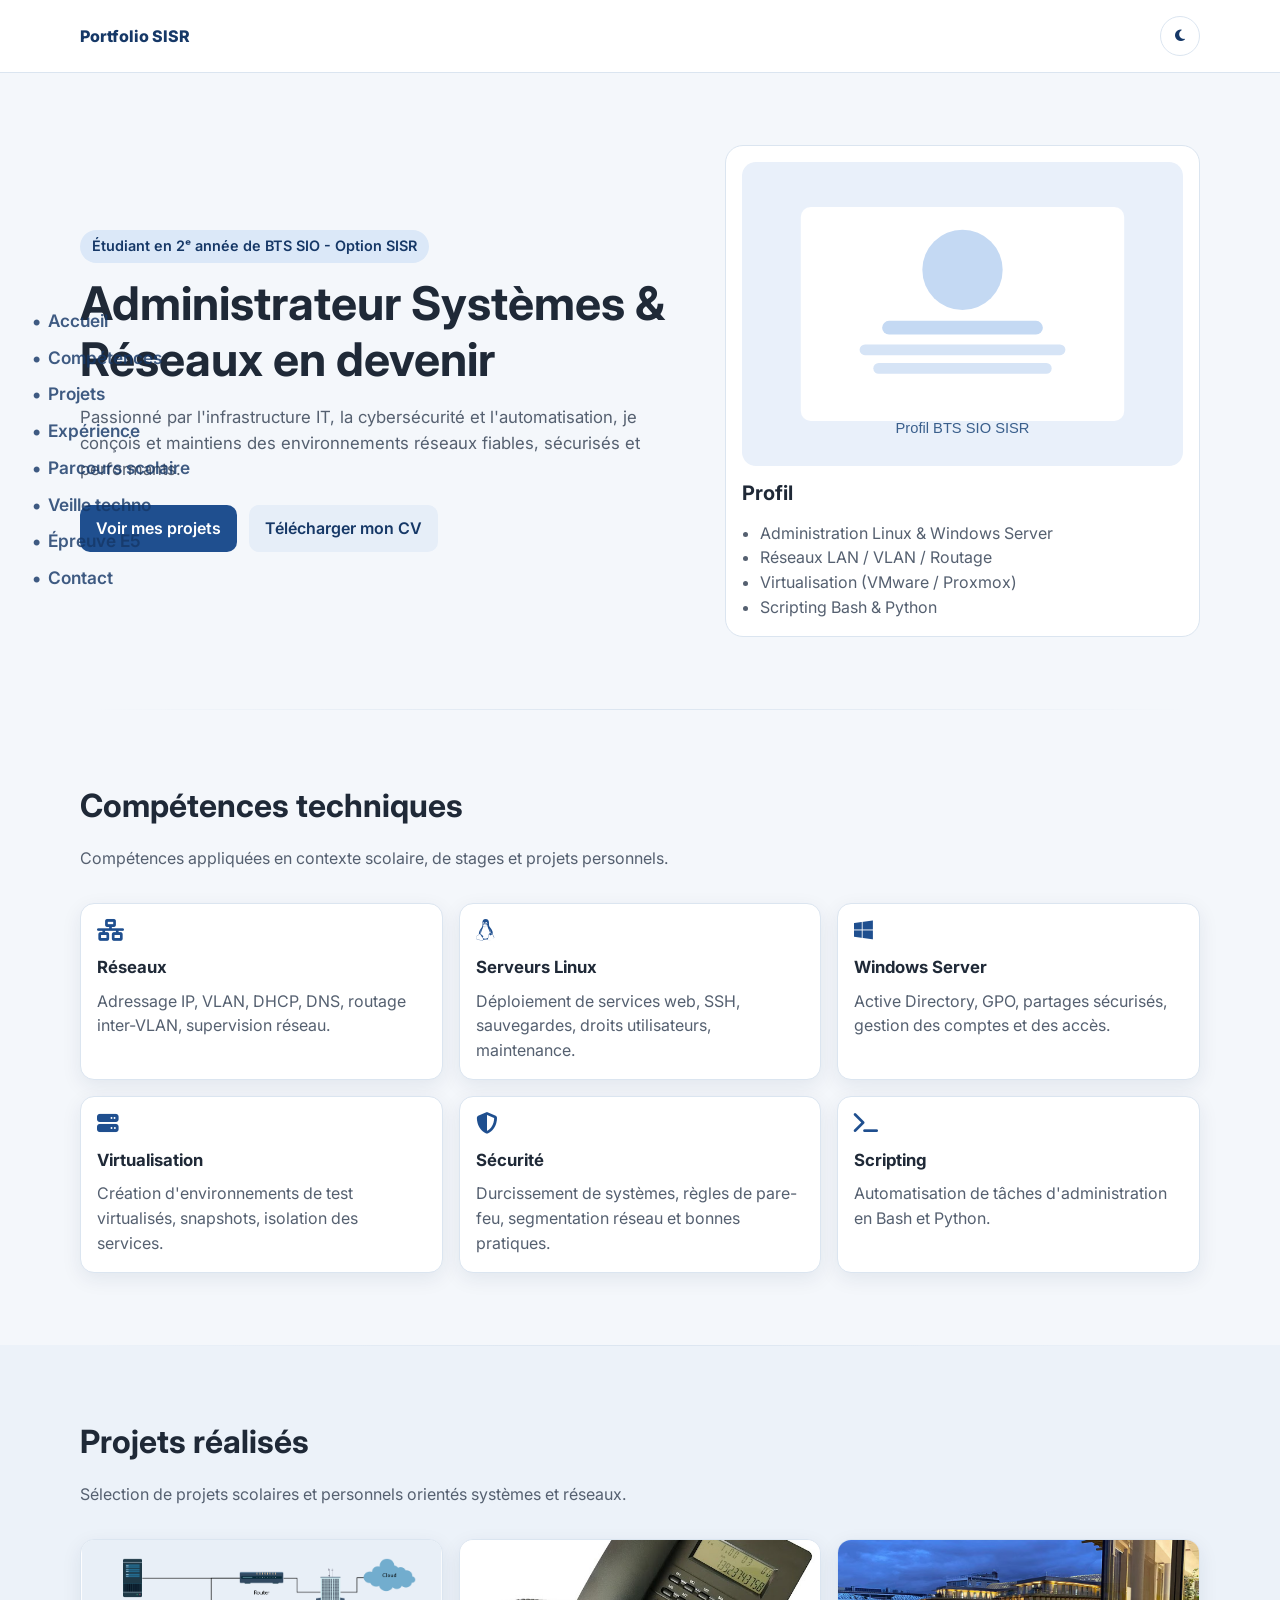
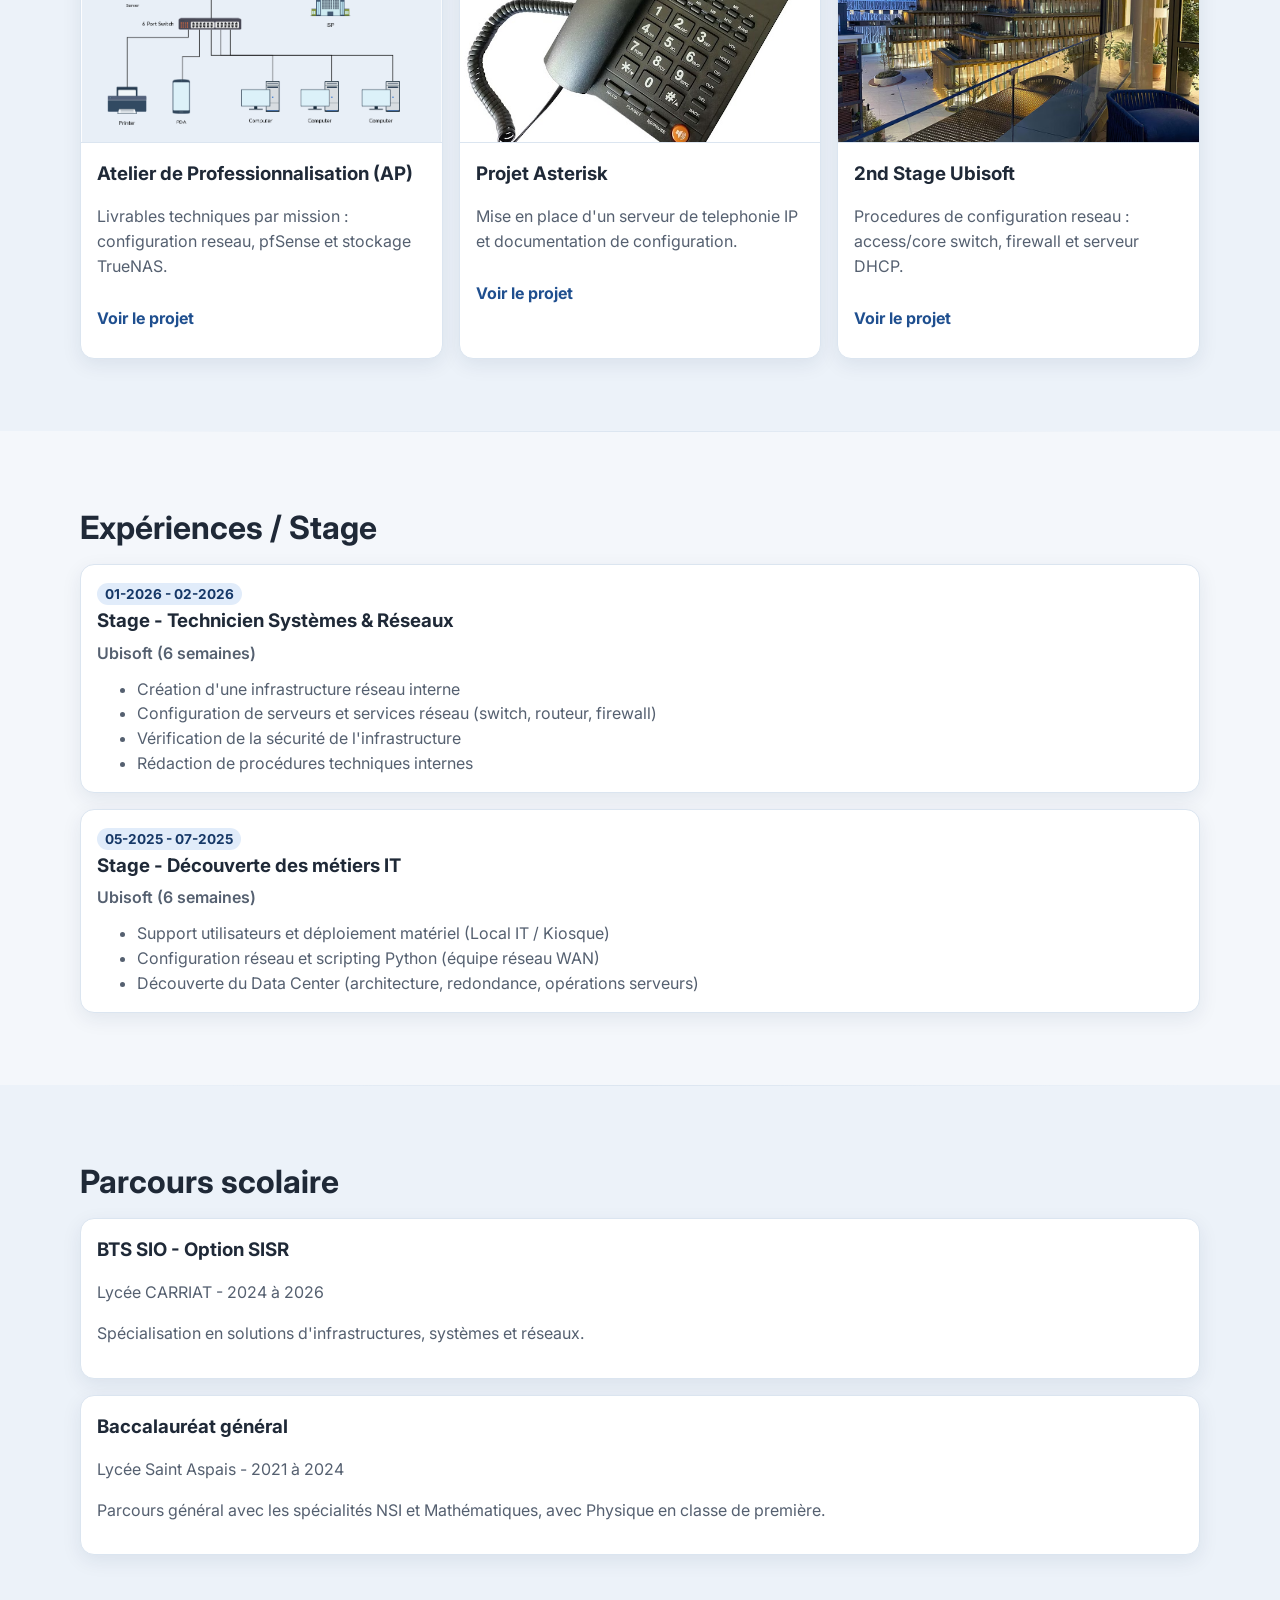
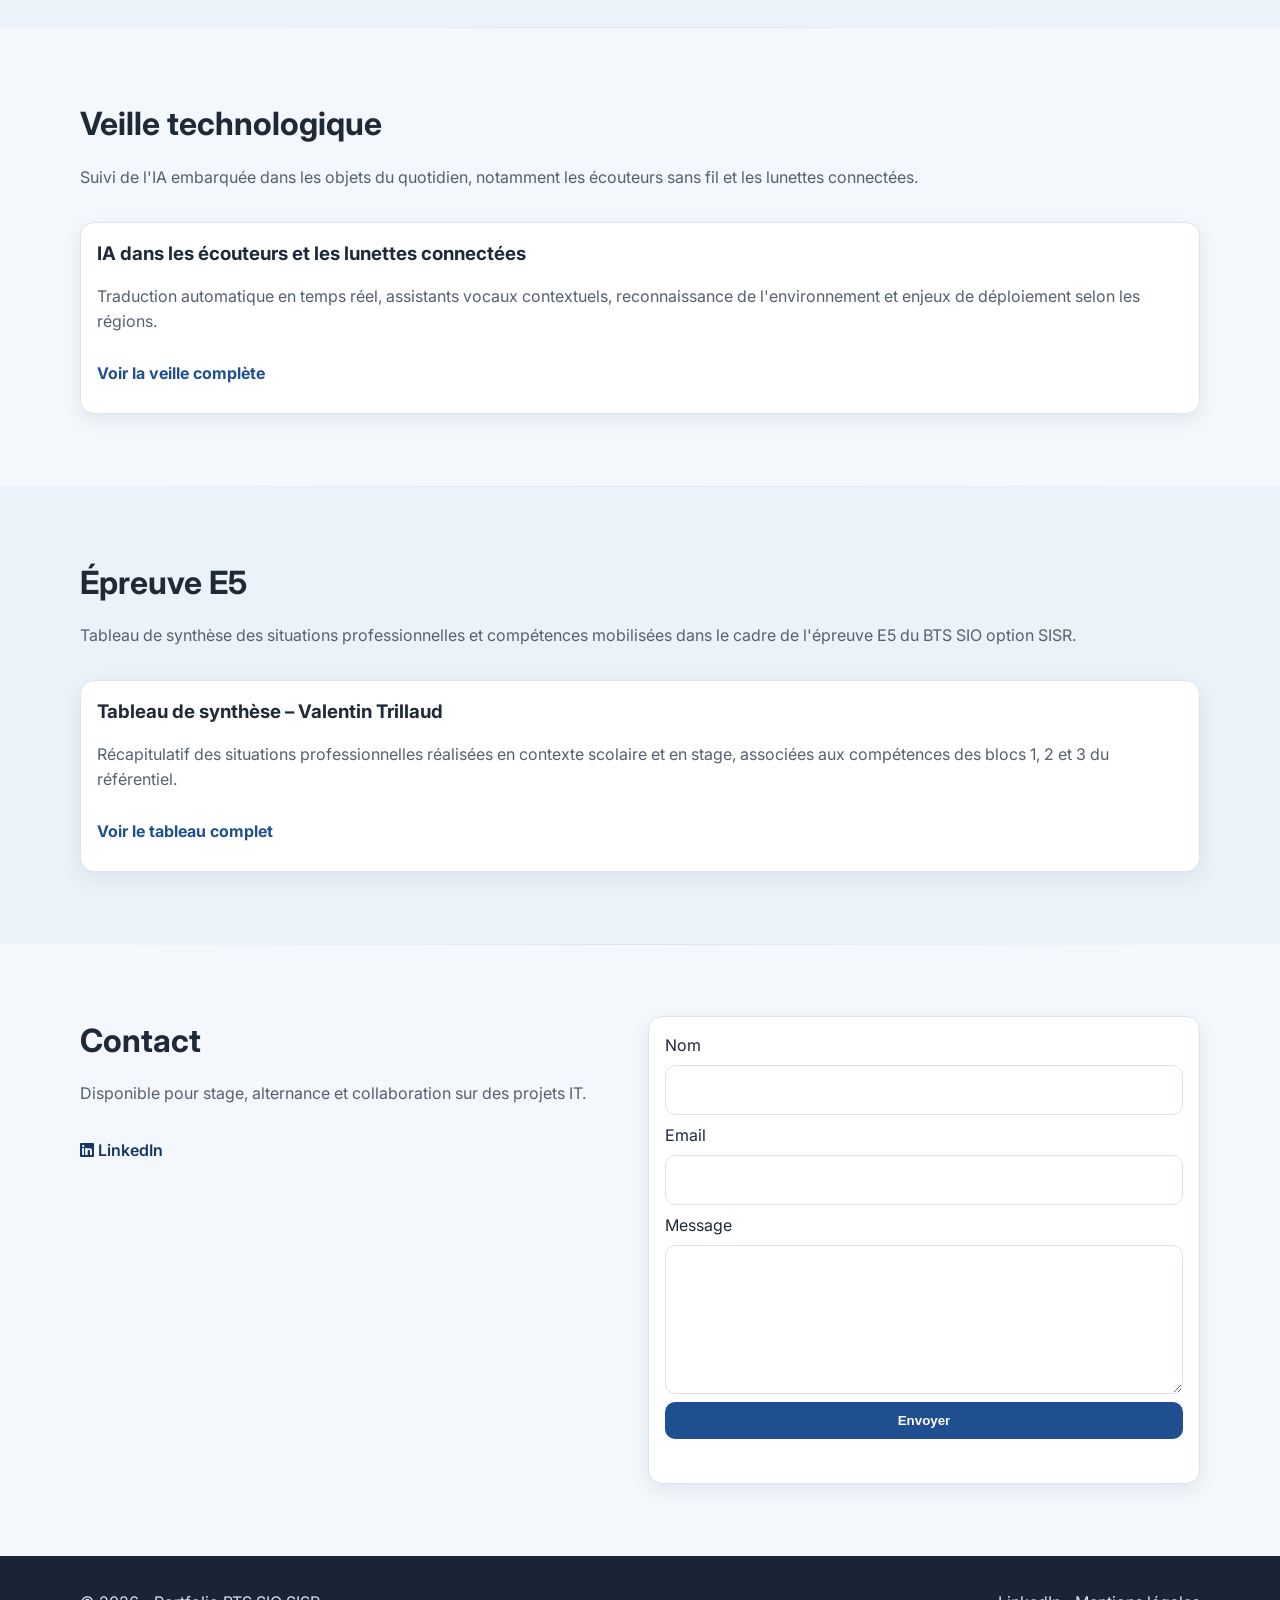
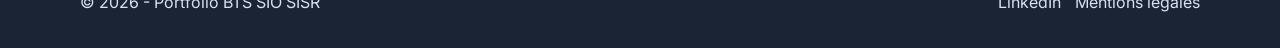
<file: Portfolio 2/index.html>
<!DOCTYPE html>
<html lang="fr">
  <head>
    <meta charset="UTF-8" />
    <meta name="viewport" content="width=device-width, initial-scale=1.0" />
    <meta
      name="description"
      content="Portfolio professionnel d'un étudiant en BTS SIO option SISR : compétences systèmes et réseaux, projets, stage et contact."
    />
    <title>Portfolio BTS SIO SISR | Administrateur Systèmes & Réseaux</title>
    <link rel="preconnect" href="https://fonts.googleapis.com" />
    <link rel="preconnect" href="https://fonts.gstatic.com" crossorigin />
    <link
      href="https://fonts.googleapis.com/css2?family=Inter:wght@400;500;600;700;800&display=swap"
      rel="stylesheet"
    />
    <link
      rel="stylesheet"
      href="https://cdnjs.cloudflare.com/ajax/libs/font-awesome/6.7.2/css/all.min.css"
      integrity="sha512-Evv84Mr4kqVGRNSgIGL/F/aIDqQb7xQ2vcrdIwxfjThSH8CSR7PBEakCr51Ck+w+/U6swU2Im1vVX0SVk9ABhg=="
      crossorigin="anonymous"
      referrerpolicy="no-referrer"
    />
    <link rel="stylesheet" href="style.css" />
  </head>
  <body>
    <header class="site-header" id="top">
      <div class="container nav-wrapper">
        <a href="#top" class="brand">Portfolio SISR</a>
        <div class="nav-actions">
          <button class="theme-toggle" id="themeToggle" aria-label="Activer le mode sombre">
            <i class="fa-solid fa-moon"></i>
          </button>
        </div>
      </div>
    </header>

    <nav class="side-nav" aria-label="Raccourcis des sections">
      <a href="#accueil">Accueil</a>
      <a href="#competences">Compétences</a>
      <a href="#projets">Projets</a>
      <a href="#experience">Expérience</a>
      <a href="#formations">Parcours scolaire</a>
      <a href="#veille">Veille techno</a>
      <a href="#epreuve-e5">Épreuve E5</a>
      <a href="#contact">Contact</a>
    </nav>

    <main>
      <section class="hero section" id="accueil">
        <div class="container hero-grid">
          <div>
            <p class="badge">Étudiant en 2ᵉ année de BTS SIO - Option SISR</p>
            <h1>Administrateur Systèmes & Réseaux en devenir</h1>
            <p class="lead">
              Passionné par l'infrastructure IT, la cybersécurité et l'automatisation,
              je conçois et maintiens des environnements réseaux fiables, sécurisés et performants.
            </p>
            <div class="hero-cta">
              <a class="btn btn-primary" href="#projets">Voir mes projets</a>
              <a class="btn btn-secondary" href="assets/CV L3 info.pdf" download>Télécharger mon CV</a>
            </div>
          </div>
          <aside class="profile-card">
            <img src="assets/images/profile.svg" alt="Portrait professionnel" />
            <h2>Profil</h2>
            <ul>
              <li>Administration Linux & Windows Server</li>
              <li>Réseaux LAN / VLAN / Routage</li>
              <li>Virtualisation (VMware / Proxmox)</li>
              <li>Scripting Bash & Python</li>
            </ul>
          </aside>
        </div>
      </section>

      <section class="section" id="competences">
        <div class="container">
          <h2>Compétences techniques</h2>
          <p class="section-intro">Compétences appliquées en contexte scolaire, de stages et projets personnels.</p>
          <div class="skills-grid">
            <article class="skill-card">
              <i class="fa-solid fa-network-wired"></i>
              <h3>Réseaux</h3>
              <p>Adressage IP, VLAN, DHCP, DNS, routage inter-VLAN, supervision réseau.</p>
            </article>
            <article class="skill-card">
              <i class="fa-brands fa-linux"></i>
              <h3>Serveurs Linux</h3>
              <p>Déploiement de services web, SSH, sauvegardes, droits utilisateurs, maintenance.</p>
            </article>
            <article class="skill-card">
              <i class="fa-brands fa-windows"></i>
              <h3>Windows Server</h3>
              <p>Active Directory, GPO, partages sécurisés, gestion des comptes et des accès.</p>
            </article>
            <article class="skill-card">
              <i class="fa-solid fa-server"></i>
              <h3>Virtualisation</h3>
              <p>Création d'environnements de test virtualisés, snapshots, isolation des services.</p>
            </article>
            <article class="skill-card">
              <i class="fa-solid fa-shield-halved"></i>
              <h3>Sécurité</h3>
              <p>Durcissement de systèmes, règles de pare-feu, segmentation réseau et bonnes pratiques.</p>
            </article>
            <article class="skill-card">
              <i class="fa-solid fa-terminal"></i>
              <h3>Scripting</h3>
              <p>Automatisation de tâches d'administration en Bash et Python.</p>
            </article>
          </div>
        </div>
      </section>

      <section class="section section-alt" id="projets">
        <div class="container">
          <h2>Projets réalisés</h2>
          <p class="section-intro">Sélection de projets scolaires et personnels orientés systèmes et réseaux.</p>
          <div class="projects-grid">
            <a class="project-card" href="projet-ap.html">
              <img src="assets/images/architecture_ap.webp" alt="Capture d'écran projet serveur" />
              <div class="project-content">
                <h3>Atelier de Professionnalisation (AP)</h3>
                <p>Livrables techniques par mission : configuration reseau, pfSense et stockage TrueNAS.</p>
                <span class="btn btn-text">Voir le projet</span>
              </div>
            </a>

            <a class="project-card" href="asterisk.html">
              <img src="assets/images/téléphone_maison.png" alt="Image téléphone" />
              <div class="project-content">
                <h3>Projet Asterisk</h3>
                <p>Mise en place d'un serveur de telephonie IP et documentation de configuration.</p>
                <span class="btn btn-text">Voir le projet</span>
              </div>
            </a>

            <a class="project-card" href="projet-infrastructure-reseau.html">
              <img src="assets/images/ubisoft.png" alt="Schéma infrastructure réseau" />
              <div class="project-content">
                <h3>2nd Stage Ubisoft</h3>
                <p>Procedures de configuration reseau : access/core switch, firewall et serveur DHCP.</p>
                <span class="btn btn-text">Voir le projet</span>
              </div>
            </a>
          </div>
        </div>
      </section>

      <section class="section" id="experience">
        <div class="container">
          <h2>Expériences / Stage</h2>
          <div class="timeline">
            <a class="timeline-link" href="experience-stage.html" aria-label="Voir le détail du stage">
              <article class="timeline-item">
              <span class="timeline-date">01-2026 - 02-2026</span>
              <h3>Stage - Technicien Systèmes & Réseaux</h3>
              <p class="timeline-place">Ubisoft (6 semaines)</p>
              <ul>
                <li>Création d'une infrastructure réseau interne</li>
                <li>Configuration de serveurs et services réseau (switch, routeur, firewall)</li>
                <li>Vérification de la sécurité de l'infrastructure</li>
                <li>Rédaction de procédures techniques internes</li>
              </ul>
              </article>
            </a>

            <a class="timeline-link" href="experience-stage-2025.html" aria-label="Voir le détail du stage 2025">
              <article class="timeline-item">
              <span class="timeline-date">05-2025 - 07-2025</span>
              <h3>Stage - Découverte des métiers IT</h3>
              <p class="timeline-place">Ubisoft (6 semaines)</p>
              <ul>
                <li>Support utilisateurs et déploiement matériel (Local IT / Kiosque)</li>
                <li>Configuration réseau et scripting Python (équipe réseau WAN)</li>
                <li>Découverte du Data Center (architecture, redondance, opérations serveurs)</li>
              </ul>
              </article>
            </a>
          </div>
        </div>
      </section>

      <section class="section section-alt" id="formations">
        <div class="container">
          <h2>Parcours scolaire</h2>
          <div class="edu-grid edu-grid-single">
            <article class="edu-card">
              <h3>BTS SIO - Option SISR</h3>
              <p>Lycée CARRIAT - 2024 à 2026</p>
              <p>Spécialisation en solutions d'infrastructures, systèmes et réseaux.</p>
            </article>
            <article class="edu-card">
              <h3>Baccalauréat général</h3>
              <p>Lycée Saint Aspais - 2021 à 2024</p>
              <p>
                Parcours général avec les spécialités NSI et Mathématiques,
                avec Physique en classe de première.
              </p>
            </article>
          </div>
        </div>
      </section>

      <section class="section" id="veille">
        <div class="container">
          <h2>Veille technologique</h2>
          <p class="section-intro">
            Suivi de l'IA embarquée dans les objets du quotidien, notamment les écouteurs sans fil
            et les lunettes connectées.
          </p>
          <a class="project-card" href="veille-techno.html">
            <div class="project-content">
              <h3>IA dans les écouteurs et les lunettes connectées</h3>
              <p>
                Traduction automatique en temps réel, assistants vocaux contextuels,
                reconnaissance de l'environnement et enjeux de déploiement selon les régions.
              </p>
              <span class="btn btn-text">Voir la veille complète</span>
            </div>
          </a>
        </div>
      </section>

      <section class="section section-alt" id="epreuve-e5">
        <div class="container">
          <h2>Épreuve E5</h2>
          <p class="section-intro">
            Tableau de synthèse des situations professionnelles et compétences mobilisées
            dans le cadre de l'épreuve E5 du BTS SIO option SISR.
          </p>
          <a class="project-card" href="epreuve-e5.html">
            <div class="project-content">
              <h3>Tableau de synthèse – Valentin Trillaud</h3>
              <p>
                Récapitulatif des situations professionnelles réalisées en contexte scolaire
                et en stage, associées aux compétences des blocs 1, 2 et 3 du référentiel.
              </p>
              <span class="btn btn-text">Voir le tableau complet</span>
            </div>
          </a>
        </div>
      </section>

      <section class="section" id="contact">
        <div class="container contact-grid">
          <div>
            <h2>Contact</h2>
            <p class="section-intro">Disponible pour stage, alternance et collaboration sur des projets IT.</p>
            <div class="social-links">
              <a href="https://www.linkedin.com/in/valentin-trillaud-b3a5a8351" target="_blank" rel="noopener noreferrer">
                <i class="fa-brands fa-linkedin"></i> LinkedIn
              </a>
            </div>
          </div>
          <form class="contact-form" id="contactForm" action="https://formspree.io/f/mnjgjlzz" method="POST">
            <label for="name">Nom</label>
            <input type="text" id="name" name="name" required />

            <label for="email">Email</label>
            <input type="email" id="email" name="email" required />

            <label for="message">Message</label>
            <textarea id="message" name="message" rows="5" required></textarea>

            <button type="submit" class="btn btn-primary">Envoyer</button>
            <p id="formFeedback" class="form-feedback" aria-live="polite"></p>
          </form>
        </div>
      </section>
    </main>

    <footer class="site-footer">
      <div class="container footer-content">
        <p>© 2026 - Portfolio BTS SIO SISR</p>
        <div class="footer-links">
          <a href="https://www.linkedin.com" target="_blank" rel="noopener noreferrer">LinkedIn</a>
          <a href="#" id="legalLink">Mentions légales</a>
        </div>
      </div>
    </footer>

    <dialog id="legalModal" class="modal">
      <article class="modal-content legal-content">
        <button class="modal-close" id="closeLegalModal" aria-label="Fermer">×</button>
        <h3>Mentions légales</h3>
        <p>Ce site est un portfolio étudiant à but non commercial.</p>
        <p>Responsable de publication : Étudiant BTS SIO SISR.</p>
        <p>Vous pouvez adapter ce texte avec vos informations personnelles avant publication.</p>
      </article>
    </dialog>

    <script src="script.js"></script>
  </body>
</html>
</file>
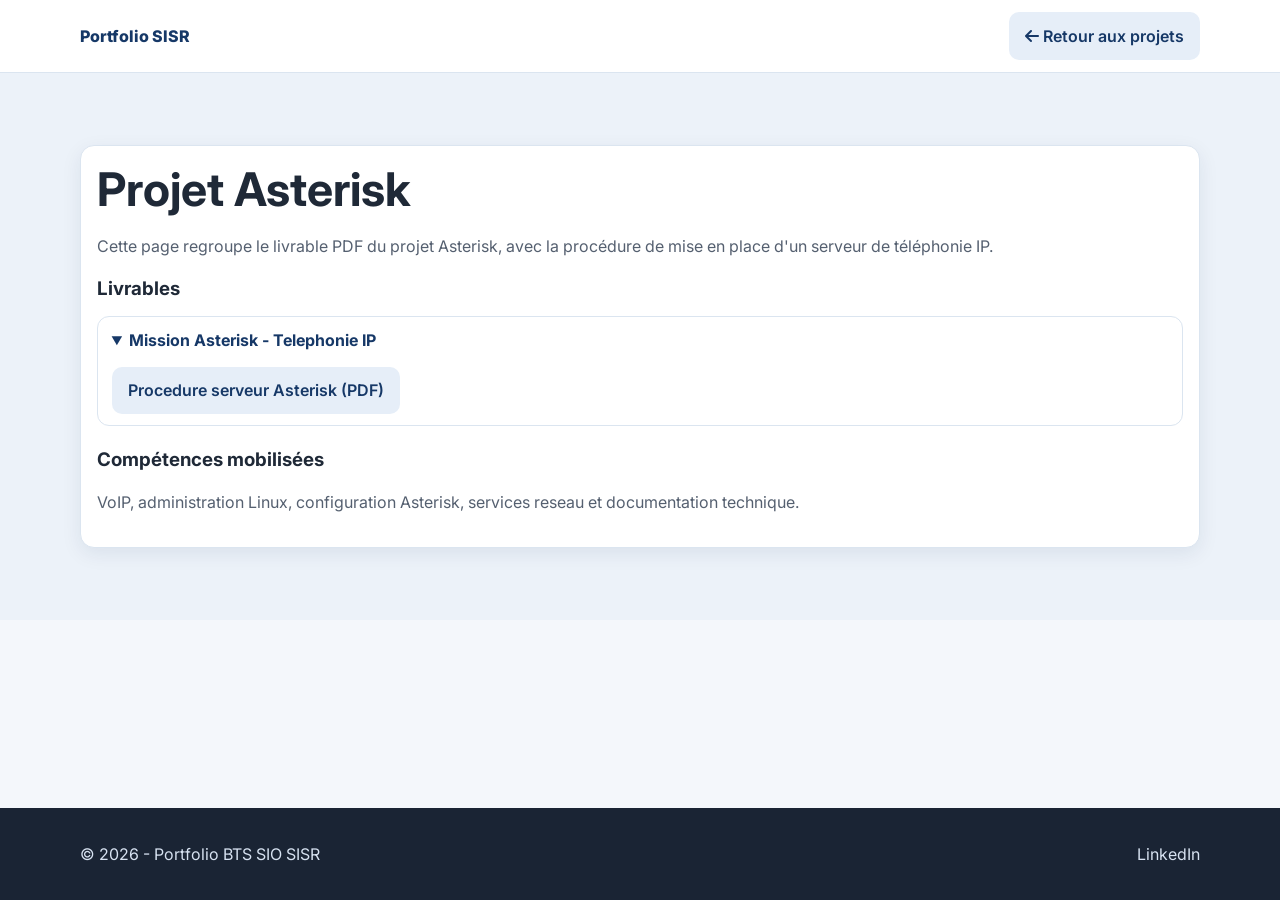
<file: Portfolio 2/asterisk.html>
<!DOCTYPE html>
<html lang="fr">
  <head>
    <meta charset="UTF-8" />
    <meta name="viewport" content="width=device-width, initial-scale=1.0" />
    <meta name="description" content="Détail projet : Déploiement d'une solution de téléphonie IP Asterisk." />
    <title>Projet | Asterisk</title>
    <link rel="preconnect" href="https://fonts.googleapis.com" />
    <link rel="preconnect" href="https://fonts.gstatic.com" crossorigin />
    <link
      href="https://fonts.googleapis.com/css2?family=Inter:wght@400;500;600;700;800&display=swap"
      rel="stylesheet"
    />
    <link
      rel="stylesheet"
      href="https://cdnjs.cloudflare.com/ajax/libs/font-awesome/6.7.2/css/all.min.css"
      integrity="sha512-Evv84Mr4kqVGRNSgIGL/F/aIDqQb7xQ2vcrdIwxfjThSH8CSR7PBEakCr51Ck+w+/U6swU2Im1vVX0SVk9ABhg=="
      crossorigin="anonymous"
      referrerpolicy="no-referrer"
    />
    <link rel="stylesheet" href="style.css" />
  </head>
  <body>
    <header class="site-header" id="top">
      <div class="container nav-wrapper">
        <a href="index.html#top" class="brand">Portfolio SISR</a>
        <a class="btn btn-secondary header-back-link" href="index.html#projets">
          <i class="fa-solid fa-arrow-left"></i>&nbsp;Retour aux projets
        </a>
      </div>
    </header>

    <main>
      <section class="section section-alt">
        <div class="container">
          <article class="project-card">
            <div class="project-content">
              <h1>Projet Asterisk</h1>
              <p>
                Cette page regroupe le livrable PDF du projet Asterisk, avec la procédure de mise en place
                d'un serveur de téléphonie IP.
              </p>

              <h3>Livrables</h3>
              <div class="ap-missions">
                <details class="ap-mission" open>
                  <summary>Mission Asterisk - Telephonie IP</summary>
                  <ul class="ap-links">
                    <li>
                      <a class="btn btn-secondary" href="Asterisk/04.3%20-%20Serveur%20Asterik%20VTR.pdf" target="_blank" rel="noopener noreferrer">
                        Procedure serveur Asterisk (PDF)
                      </a>
                    </li>
                  </ul>
                </details>
              </div>

              <h3>Compétences mobilisées</h3>
              <p>VoIP, administration Linux, configuration Asterisk, services reseau et documentation technique.</p>
            </div>
          </article>
        </div>
      </section>
    </main>

    <footer class="site-footer">
      <div class="container footer-content">
        <p>© 2026 - Portfolio BTS SIO SISR</p>
        <div class="footer-links">
          <a href="https://www.linkedin.com" target="_blank" rel="noopener noreferrer">LinkedIn</a>
        </div>
      </div>
    </footer>

    <script src="script.js"></script>
  </body>
</html>
</file>
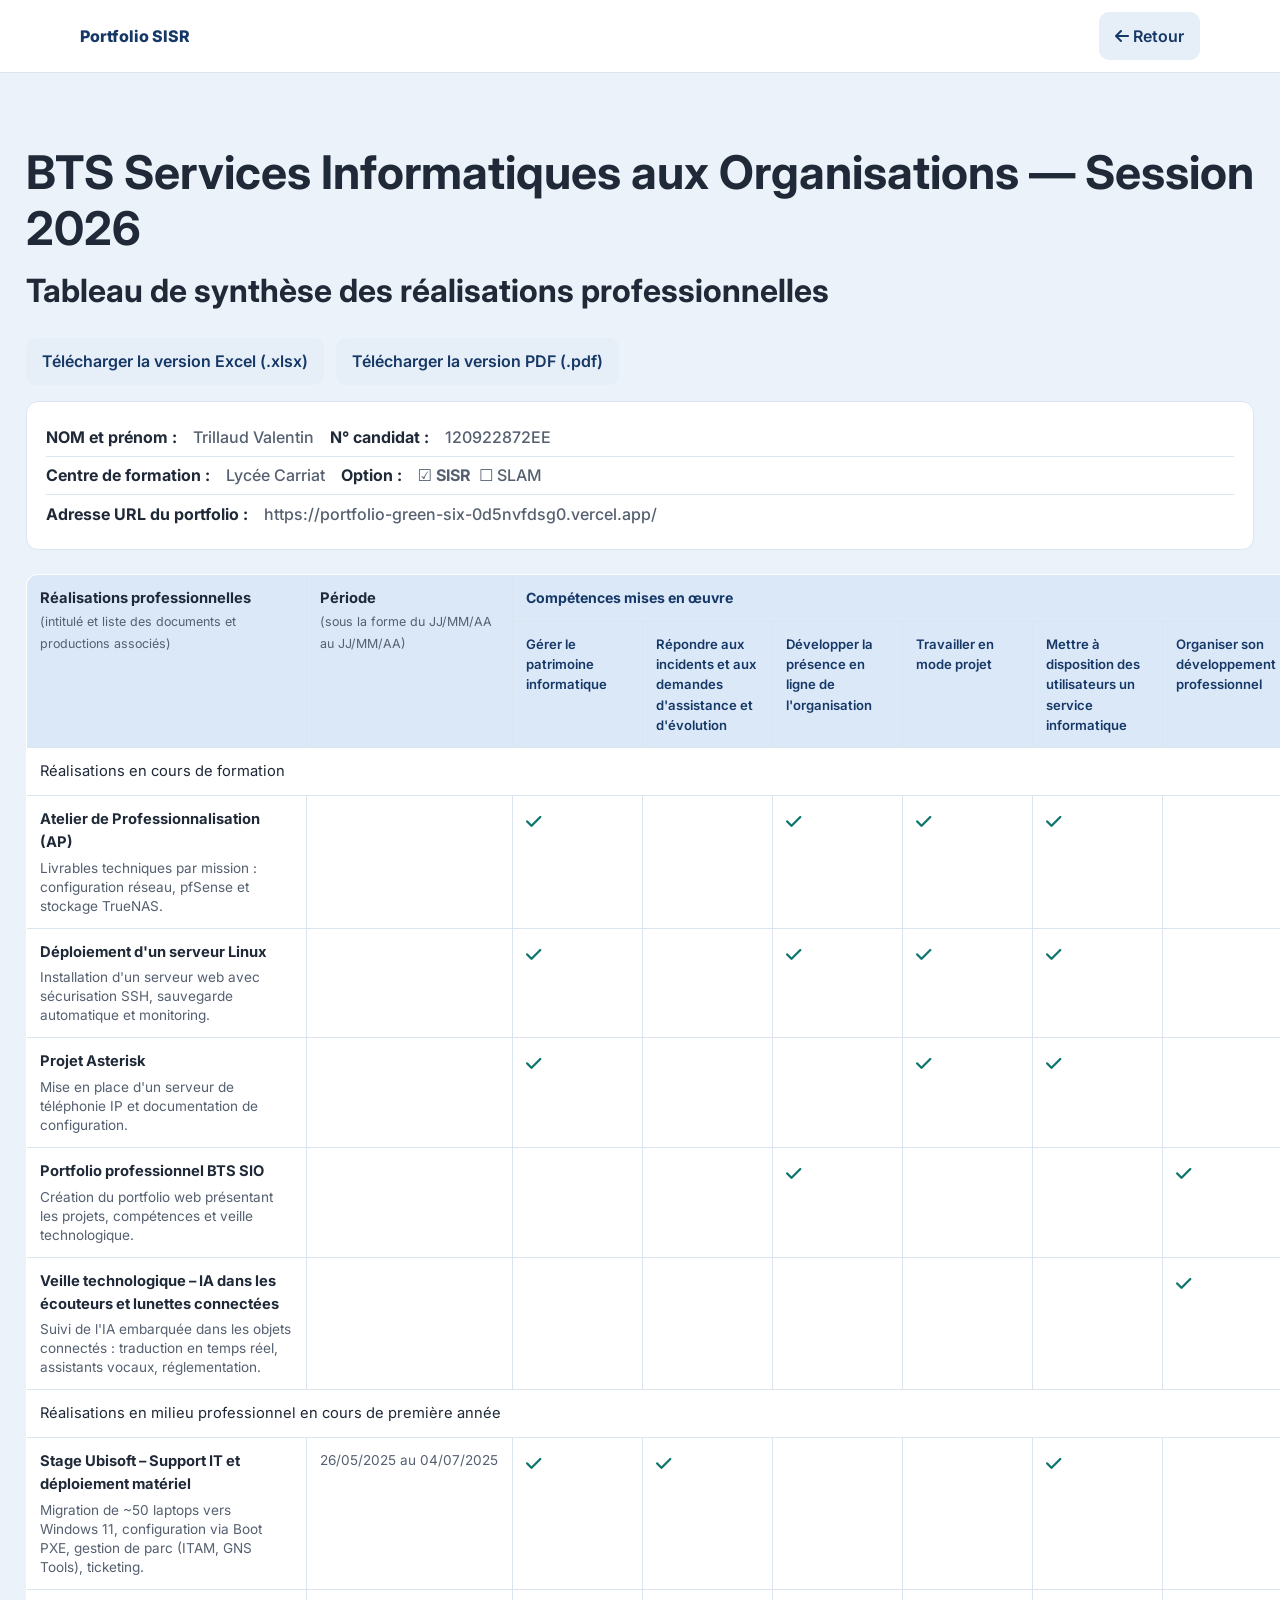
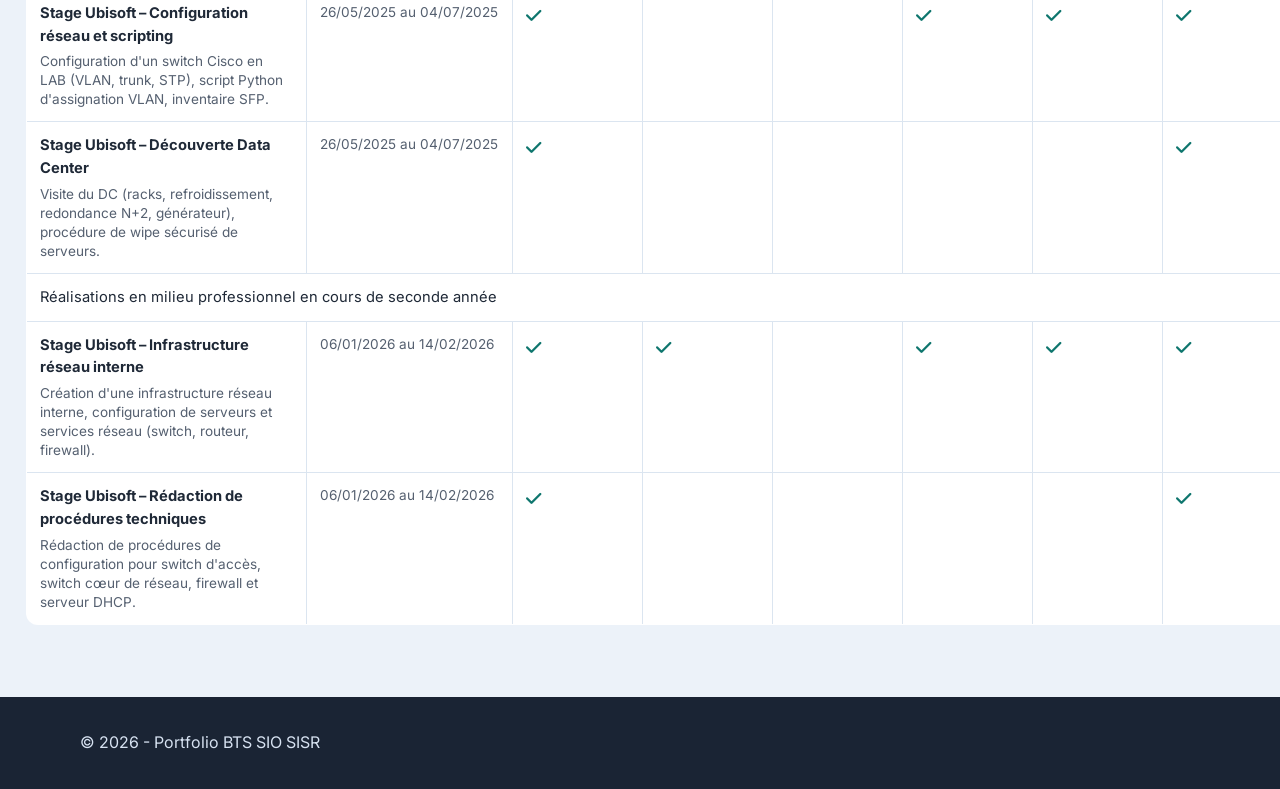
<file: Portfolio 2/epreuve-e5.html>
<!DOCTYPE html>
<html lang="fr">
  <head>
    <meta charset="UTF-8" />
    <meta name="viewport" content="width=device-width, initial-scale=1.0" />
    <meta name="description" content="Tableau de synthèse - Épreuve E5 BTS SIO option SISR : situations professionnelles et compétences mobilisées." />
    <title>Épreuve E5 | Tableau de synthèse SISR</title>
    <link rel="preconnect" href="https://fonts.googleapis.com" />
    <link rel="preconnect" href="https://fonts.gstatic.com" crossorigin />
    <link
      href="https://fonts.googleapis.com/css2?family=Inter:wght@400;500;600;700;800&display=swap"
      rel="stylesheet"
    />
    <link
      rel="stylesheet"
      href="https://cdnjs.cloudflare.com/ajax/libs/font-awesome/6.7.2/css/all.min.css"
      integrity="sha512-Evv84Mr4kqVGRNSgIGL/F/aIDqQb7xQ2vcrdIwxfjThSH8CSR7PBEakCr51Ck+w+/U6swU2Im1vVX0SVk9ABhg=="
      crossorigin="anonymous"
      referrerpolicy="no-referrer"
    />
    <link rel="stylesheet" href="style.css" />
  </head>
  <body>
    <header class="site-header" id="top">
      <div class="container nav-wrapper">
        <a href="index.html#top" class="brand">Portfolio SISR</a>
        <a class="btn btn-secondary header-back-link" href="index.html#epreuve-e5">
          <i class="fa-solid fa-arrow-left"></i>&nbsp;Retour
        </a>
      </div>
    </header>

    <main>
      <section class="section section-alt">
        <div class="container e5-container">
          <header class="stage-header">
            <h1>BTS Services Informatiques aux Organisations — Session 2026</h1>
            <h2 style="margin-bottom: 1.2rem;">Tableau de synthèse des réalisations professionnelles</h2>
          </header>

          <div class="hero-cta" style="margin-bottom: 1rem;">
            <a class="btn btn-secondary" href="BTS_SIO_Annexe_VI.5_Epreuve E5 - Tableau de synthe.se_2026.xlsx" target="_blank" rel="noopener noreferrer" download>
              Télécharger la version Excel (.xlsx)
            </a>
            <a class="btn btn-secondary" href="BTS_SIO_Annexe_VI.5_Epreuve E5 - Tableau de synthe.se_2026.pdf" target="_blank" rel="noopener noreferrer" download>
              Télécharger la version PDF (.pdf)
            </a>
          </div>

          <!-- ── En-tête candidat ── -->
          <div class="e5-info-grid">
            <div class="e5-info-row">
              <span class="e5-info-label">NOM et prénom :</span>
              <span class="e5-info-value">Trillaud Valentin</span>
              <span class="e5-info-label">N° candidat :</span>
              <span class="e5-info-value">120922872EE</span>
            </div>
            <div class="e5-info-row">
              <span class="e5-info-label">Centre de formation :</span>
              <span class="e5-info-value">Lycée Carriat</span>
              <span class="e5-info-label">Option :</span>
              <span class="e5-info-value"><strong>☑ SISR</strong>&ensp;☐ SLAM</span>
            </div>
            <div class="e5-info-row">
              <span class="e5-info-label">Adresse URL du portfolio :</span>
              <span class="e5-info-value">https://portfolio-green-six-0d5nvfdsg0.vercel.app/</span>
            </div>
          </div>

          <!-- ── Tableau unique ── -->
          <div class="e5-table-wrapper">
            <table class="e5-table">
              <thead>
                <tr>
                  <th rowspan="2" class="e5-col-situation">
                    Réalisations professionnelles<br>
                    <span class="e5-sub">(intitulé et liste des documents et productions associés)</span>
                  </th>
                  <th rowspan="2" class="e5-col-periode">
                    Période<br>
                    <span class="e5-sub">(sous la forme du JJ/MM/AA au JJ/MM/AA)</span>
                  </th>
                  <th colspan="6" class="e5-group-header">Compétences mises en œuvre</th>
                </tr>
                <tr>
                  <th class="e5-col-comp e5-tooltip-wrap">
                    Gérer le patrimoine informatique
                    <span class="e5-tooltip">• Recenser et identifier les ressources numériques
• Exploiter des référentiels, normes et standards adoptés par le prestataire informatique
• Mettre en place et vérifier les niveaux d'habilitation associés à un service
• Vérifier les conditions de la continuité d'un service informatique
• Gérer des sauvegardes
• Vérifier le respect des règles d'utilisation des ressources numériques</span>
                  </th>
                  <th class="e5-col-comp e5-tooltip-wrap">
                    Répondre aux incidents et aux demandes d'assistance et d'évolution
                    <span class="e5-tooltip">• Collecter, suivre et orienter des demandes
• Traiter des demandes concernant les services réseau et système, applicatifs
• Traiter des demandes concernant les applications</span>
                  </th>
                  <th class="e5-col-comp e5-tooltip-wrap">
                    Développer la présence en ligne de l'organisation
                    <span class="e5-tooltip">• Participer à la valorisation de l'image de l'organisation sur les médias numériques en tenant compte du cadre juridique et des enjeux économiques
• Référencer les services en ligne de l'organisation et mesurer leur visibilité
• Participer à l'évolution d'un site Web exploitant les données de l'organisation</span>
                  </th>
                  <th class="e5-col-comp e5-tooltip-wrap">
                    Travailler en mode projet
                    <span class="e5-tooltip">• Analyser les objectifs et les modalités d'organisation d'un projet
• Planifier les activités
• Évaluer les indicateurs de suivi d'un projet et analyser les écarts</span>
                  </th>
                  <th class="e5-col-comp e5-tooltip-wrap">
                    Mettre à disposition des utilisateurs un service informatique
                    <span class="e5-tooltip">• Réaliser les tests d'intégration et d'acceptation d'un service
• Déployer un service
• Accompagner les utilisateurs dans la mise en place d'un service</span>
                  </th>
                  <th class="e5-col-comp e5-tooltip-wrap">
                    Organiser son développement professionnel
                    <span class="e5-tooltip">• Mettre en place son environnement d'apprentissage personnel
• Mettre en œuvre des outils et stratégies de veille informationnelle
• Gérer son identité professionnelle
• Développer son projet professionnel</span>
                  </th>
                </tr>
              </thead>
              <tbody>

                <!-- ── Réalisations en cours de formation ── -->
                <tr class="e5-section-row">
                  <td colspan="8">Réalisations en cours de formation</td>
                </tr>
                <tr>
                  <td>
                    <strong>Atelier de Professionnalisation (AP)</strong>
                    <span class="e5-desc">Livrables techniques par mission : configuration réseau, pfSense et stockage TrueNAS.</span>
                  </td>
                  <td class="e5-periode-cell"></td>
                  <td class="e5-check"><i class="fa-solid fa-check"></i></td>
                  <td></td>
                  <td class="e5-check"><i class="fa-solid fa-check"></i></td>
                  <td class="e5-check"><i class="fa-solid fa-check"></i></td>
                  <td class="e5-check"><i class="fa-solid fa-check"></i></td>
                  <td></td>
                </tr>
                <tr>
                  <td>
                    <strong>Déploiement d'un serveur Linux</strong>
                    <span class="e5-desc">Installation d'un serveur web avec sécurisation SSH, sauvegarde automatique et monitoring.</span>
                  </td>
                  <td class="e5-periode-cell"></td>
                  <td class="e5-check"><i class="fa-solid fa-check"></i></td>
                  <td></td>
                  <td class="e5-check"><i class="fa-solid fa-check"></i></td>
                  <td class="e5-check"><i class="fa-solid fa-check"></i></td>
                  <td class="e5-check"><i class="fa-solid fa-check"></i></td>
                  <td></td>
                </tr>
                <tr>
                  <td>
                    <strong>Projet Asterisk</strong>
                    <span class="e5-desc">Mise en place d'un serveur de téléphonie IP et documentation de configuration.</span>
                  </td>
                  <td class="e5-periode-cell"></td>
                  <td class="e5-check"><i class="fa-solid fa-check"></i></td>
                  <td></td>
                  <td></td>
                  <td class="e5-check"><i class="fa-solid fa-check"></i></td>
                  <td class="e5-check"><i class="fa-solid fa-check"></i></td>
                  <td></td>
                </tr>
                <tr>
                  <td>
                    <strong>Portfolio professionnel BTS SIO</strong>
                    <span class="e5-desc">Création du portfolio web présentant les projets, compétences et veille technologique.</span>
                  </td>
                  <td class="e5-periode-cell"></td>
                  <td></td>
                  <td></td>
                  <td class="e5-check"><i class="fa-solid fa-check"></i></td>
                  <td></td>
                  <td></td>
                  <td class="e5-check"><i class="fa-solid fa-check"></i></td>
                </tr>
                <tr>
                  <td>
                    <strong>Veille technologique – IA dans les écouteurs et lunettes connectées</strong>
                    <span class="e5-desc">Suivi de l'IA embarquée dans les objets connectés : traduction en temps réel, assistants vocaux, réglementation.</span>
                  </td>
                  <td class="e5-periode-cell"></td>
                  <td></td>
                  <td></td>
                  <td></td>
                  <td></td>
                  <td></td>
                  <td class="e5-check"><i class="fa-solid fa-check"></i></td>
                </tr>

                <!-- ── Réalisations en milieu professionnel — 1ère année ── -->
                <tr class="e5-section-row">
                  <td colspan="8">Réalisations en milieu professionnel en cours de première année</td>
                </tr>
                <tr>
                  <td>
                    <strong>Stage Ubisoft – Support IT et déploiement matériel</strong>
                    <span class="e5-desc">Migration de ~50 laptops vers Windows 11, configuration via Boot PXE, gestion de parc (ITAM, GNS Tools), ticketing.</span>
                  </td>
                  <td class="e5-periode-cell">26/05/2025 au 04/07/2025</td>
                  <td class="e5-check"><i class="fa-solid fa-check"></i></td>
                  <td class="e5-check"><i class="fa-solid fa-check"></i></td>
                  <td></td>
                  <td></td>
                  <td class="e5-check"><i class="fa-solid fa-check"></i></td>
                  <td></td>
                </tr>
                <tr>
                  <td>
                    <strong>Stage Ubisoft – Configuration réseau et scripting</strong>
                    <span class="e5-desc">Configuration d'un switch Cisco en LAB (VLAN, trunk, STP), script Python d'assignation VLAN, inventaire SFP.</span>
                  </td>
                  <td class="e5-periode-cell">26/05/2025 au 04/07/2025</td>
                  <td class="e5-check"><i class="fa-solid fa-check"></i></td>
                  <td></td>
                  <td></td>
                  <td class="e5-check"><i class="fa-solid fa-check"></i></td>
                  <td class="e5-check"><i class="fa-solid fa-check"></i></td>
                  <td class="e5-check"><i class="fa-solid fa-check"></i></td>
                </tr>
                <tr>
                  <td>
                    <strong>Stage Ubisoft – Découverte Data Center</strong>
                    <span class="e5-desc">Visite du DC (racks, refroidissement, redondance N+2, générateur), procédure de wipe sécurisé de serveurs.</span>
                  </td>
                  <td class="e5-periode-cell">26/05/2025 au 04/07/2025</td>
                  <td class="e5-check"><i class="fa-solid fa-check"></i></td>
                  <td></td>
                  <td></td>
                  <td></td>
                  <td></td>
                  <td class="e5-check"><i class="fa-solid fa-check"></i></td>
                </tr>

                <!-- ── Réalisations en milieu professionnel — 2ème année ── -->
                <tr class="e5-section-row">
                  <td colspan="8">Réalisations en milieu professionnel en cours de seconde année</td>
                </tr>
                <tr>
                  <td>
                    <strong>Stage Ubisoft – Infrastructure réseau interne</strong>
                    <span class="e5-desc">Création d'une infrastructure réseau interne, configuration de serveurs et services réseau (switch, routeur, firewall).</span>
                  </td>
                  <td class="e5-periode-cell">06/01/2026 au 14/02/2026</td>
                  <td class="e5-check"><i class="fa-solid fa-check"></i></td>
                  <td class="e5-check"><i class="fa-solid fa-check"></i></td>
                  <td></td>
                  <td class="e5-check"><i class="fa-solid fa-check"></i></td>
                  <td class="e5-check"><i class="fa-solid fa-check"></i></td>
                  <td class="e5-check"><i class="fa-solid fa-check"></i></td>
                </tr>
                <tr>
                  <td>
                    <strong>Stage Ubisoft – Rédaction de procédures techniques</strong>
                    <span class="e5-desc">Rédaction de procédures de configuration pour switch d'accès, switch cœur de réseau, firewall et serveur DHCP.</span>
                  </td>
                  <td class="e5-periode-cell">06/01/2026 au 14/02/2026</td>
                  <td class="e5-check"><i class="fa-solid fa-check"></i></td>
                  <td></td>
                  <td></td>
                  <td></td>
                  <td></td>
                  <td class="e5-check"><i class="fa-solid fa-check"></i></td>
                </tr>

              </tbody>
            </table>
          </div>

        </div>
      </section>
    </main>

    <footer class="site-footer">
      <div class="container footer-content">
        <p>© 2026 - Portfolio BTS SIO SISR</p>
      </div>
    </footer>

    <script src="script.js"></script>
  </body>
</html>
</file>
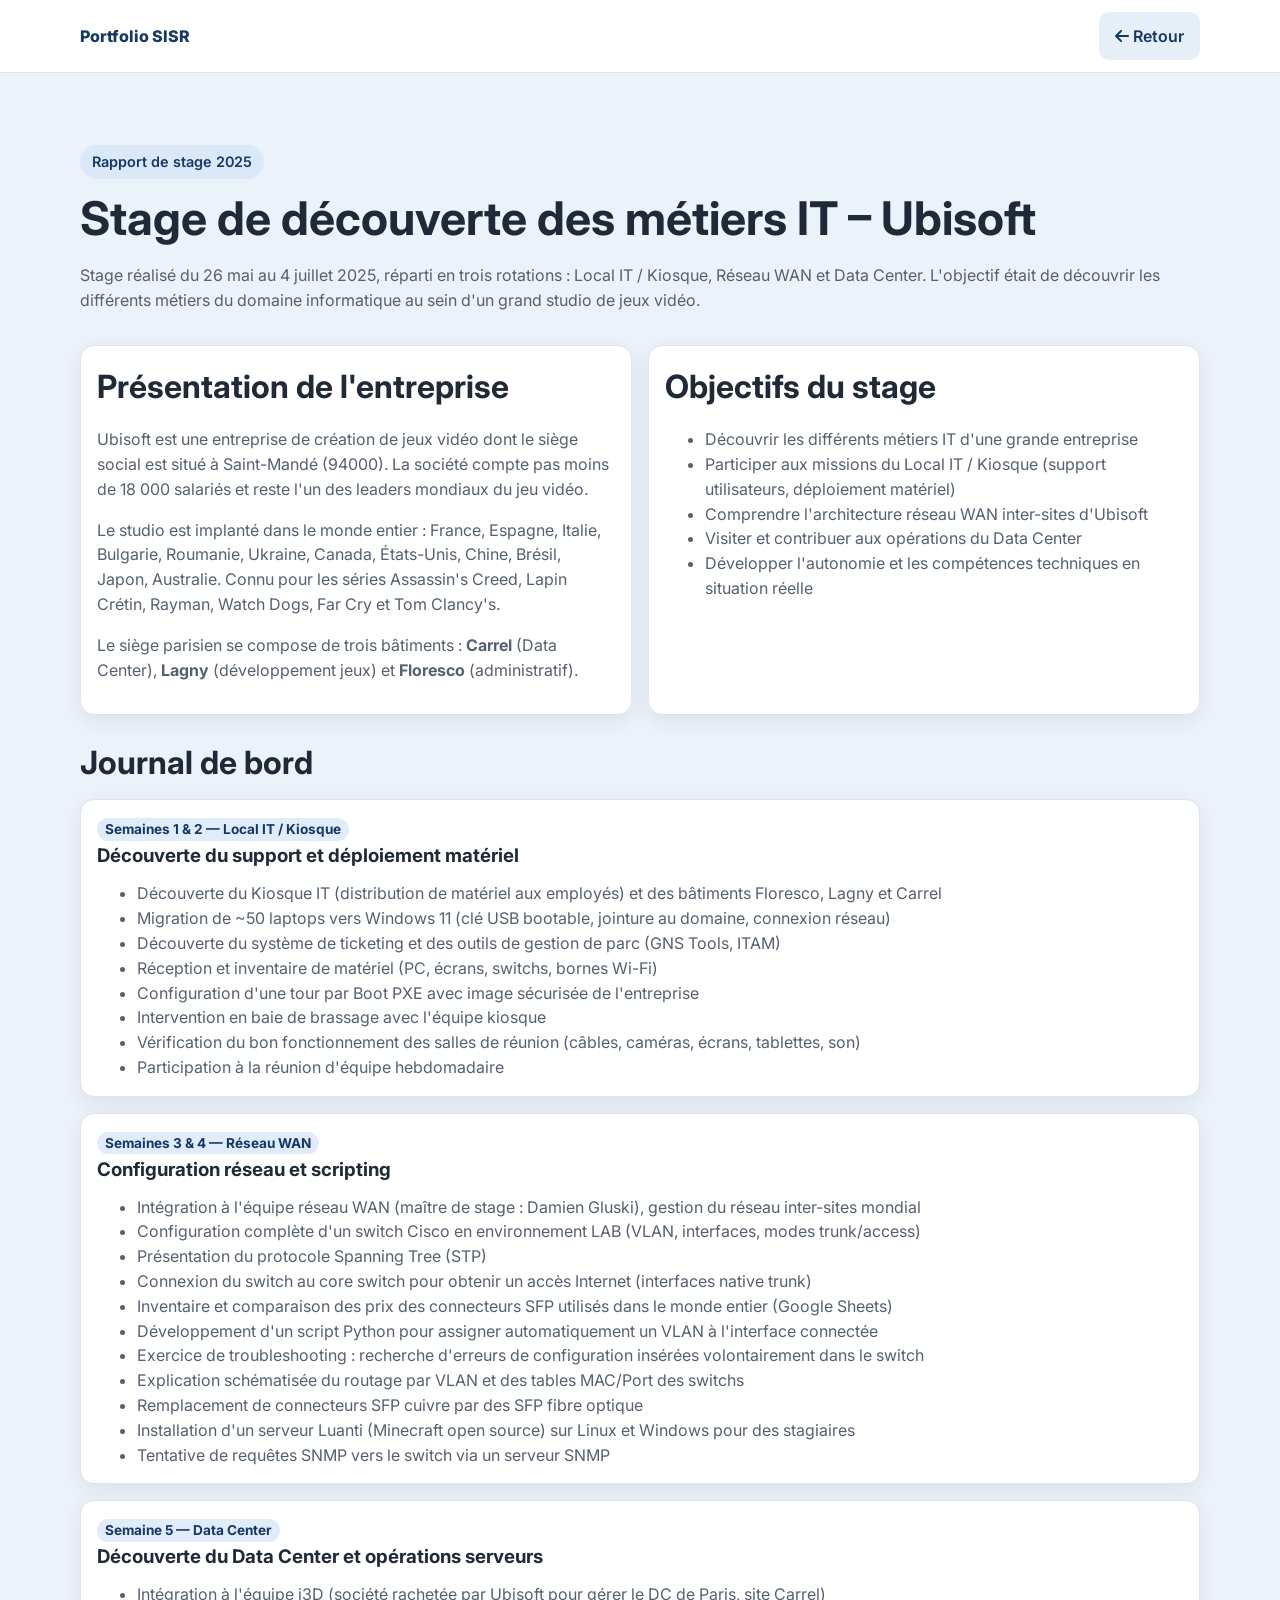
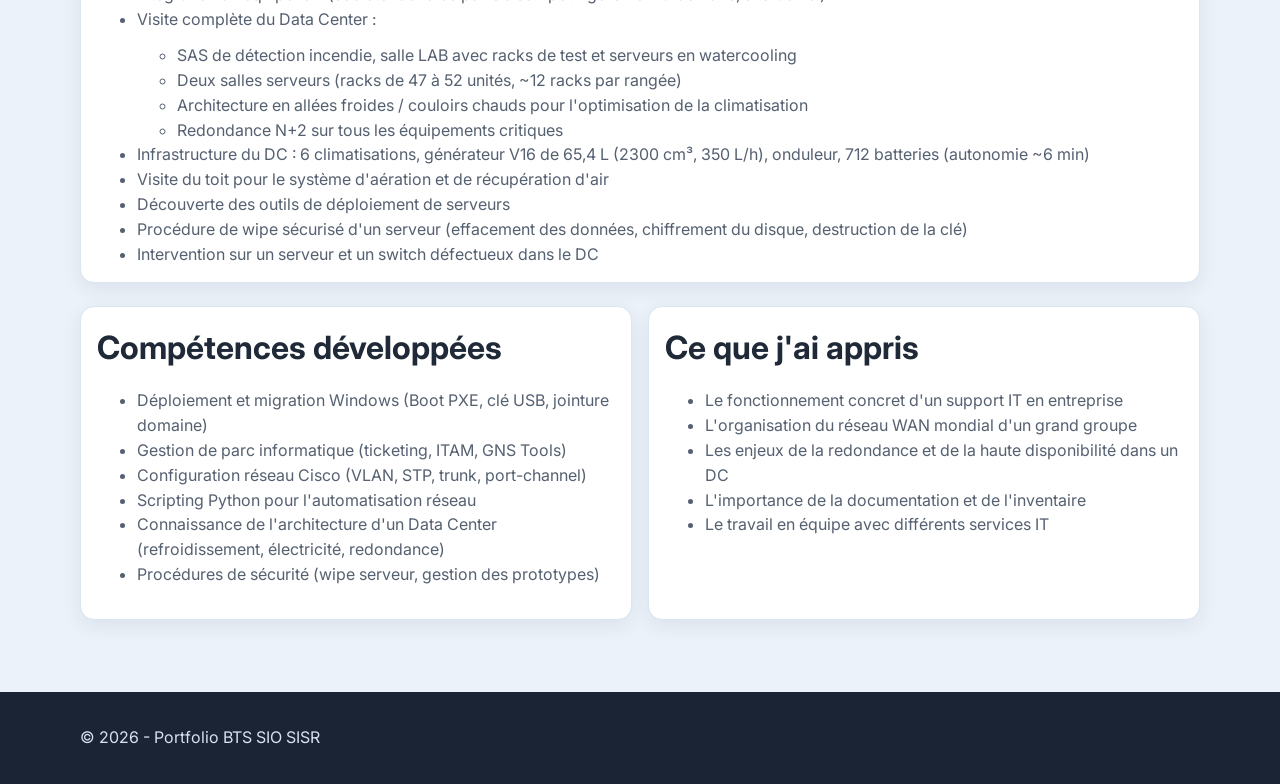
<file: Portfolio 2/experience-stage-2025.html>
<!DOCTYPE html>
<html lang="fr">
  <head>
    <meta charset="UTF-8" />
    <meta name="viewport" content="width=device-width, initial-scale=1.0" />
    <meta name="description" content="Rapport de stage Ubisoft 2025 : découverte des métiers IT, Local IT, réseau WAN et Data Center." />
    <title>Rapport de stage | Ubisoft 2025</title>
    <link rel="preconnect" href="https://fonts.googleapis.com" />
    <link rel="preconnect" href="https://fonts.gstatic.com" crossorigin />
    <link
      href="https://fonts.googleapis.com/css2?family=Inter:wght@400;500;600;700;800&display=swap"
      rel="stylesheet"
    />
    <link
      rel="stylesheet"
      href="https://cdnjs.cloudflare.com/ajax/libs/font-awesome/6.7.2/css/all.min.css"
      integrity="sha512-Evv84Mr4kqVGRNSgIGL/F/aIDqQb7xQ2vcrdIwxfjThSH8CSR7PBEakCr51Ck+w+/U6swU2Im1vVX0SVk9ABhg=="
      crossorigin="anonymous"
      referrerpolicy="no-referrer"
    />
    <link rel="stylesheet" href="style.css" />
  </head>
  <body>
    <header class="site-header" id="top">
      <div class="container nav-wrapper">
        <a href="index.html#top" class="brand">Portfolio SISR</a>
        <a class="btn btn-secondary header-back-link" href="index.html#experience">
          <i class="fa-solid fa-arrow-left"></i>&nbsp;Retour
        </a>
      </div>
    </header>

    <main>
      <section class="section section-alt">
        <div class="container">
          <header class="stage-header">
            <p class="badge">Rapport de stage 2025</p>
            <h1>Stage de découverte des métiers IT – Ubisoft</h1>
            <p class="section-intro">
              Stage réalisé du 26 mai au 4 juillet 2025, réparti en trois rotations :
              Local IT / Kiosque, Réseau WAN et Data Center. L'objectif était de découvrir
              les différents métiers du domaine informatique au sein d'un grand studio de jeux vidéo.
            </p>
          </header>

          <!-- ── Présentation entreprise + objectifs ── -->
          <section class="stage-grid stage-grid-2">
            <article class="edu-card stage-card">
              <h2>Présentation de l'entreprise</h2>
              <p>
                Ubisoft est une entreprise de création de jeux vidéo dont le siège social est situé
                à Saint-Mandé (94000). La société compte pas moins de 18 000 salariés et reste l'un des
                leaders mondiaux du jeu vidéo.
              </p>
              <p>
                Le studio est implanté dans le monde entier : France, Espagne, Italie, Bulgarie,
                Roumanie, Ukraine, Canada, États-Unis, Chine, Brésil, Japon, Australie. Connu pour
                les séries Assassin's Creed, Lapin Crétin, Rayman, Watch Dogs, Far Cry et Tom Clancy's.
              </p>
              <p>
                Le siège parisien se compose de trois bâtiments : <strong>Carrel</strong> (Data Center),
                <strong>Lagny</strong> (développement jeux) et <strong>Floresco</strong> (administratif).
              </p>
            </article>

            <article class="edu-card stage-card">
              <h2>Objectifs du stage</h2>
              <ul>
                <li>Découvrir les différents métiers IT d'une grande entreprise</li>
                <li>Participer aux missions du Local IT / Kiosque (support utilisateurs, déploiement matériel)</li>
                <li>Comprendre l'architecture réseau WAN inter-sites d'Ubisoft</li>
                <li>Visiter et contribuer aux opérations du Data Center</li>
                <li>Développer l'autonomie et les compétences techniques en situation réelle</li>
              </ul>
            </article>
          </section>

          <!-- ── Journal de bord ── -->
          <section class="stage-section">
            <h2>Journal de bord</h2>
            <div class="timeline">

              <!-- Semaines 1-2 : Local IT -->
              <article class="timeline-item">
                <span class="timeline-date">Semaines 1 & 2 — Local IT / Kiosque</span>
                <h3>Découverte du support et déploiement matériel</h3>
                <ul>
                  <li>Découverte du Kiosque IT (distribution de matériel aux employés) et des bâtiments Floresco, Lagny et Carrel</li>
                  <li>Migration de ~50 laptops vers Windows 11 (clé USB bootable, jointure au domaine, connexion réseau)</li>
                  <li>Découverte du système de ticketing et des outils de gestion de parc (GNS Tools, ITAM)</li>
                  <li>Réception et inventaire de matériel (PC, écrans, switchs, bornes Wi-Fi)</li>
                  <li>Configuration d'une tour par Boot PXE avec image sécurisée de l'entreprise</li>
                  <li>Intervention en baie de brassage avec l'équipe kiosque</li>
                  <li>Vérification du bon fonctionnement des salles de réunion (câbles, caméras, écrans, tablettes, son)</li>
                  <li>Participation à la réunion d'équipe hebdomadaire</li>
                </ul>
              </article>

              <!-- Semaines 3-4 : Réseau WAN -->
              <article class="timeline-item">
                <span class="timeline-date">Semaines 3 & 4 — Réseau WAN</span>
                <h3>Configuration réseau et scripting</h3>
                <ul>
                  <li>Intégration à l'équipe réseau WAN (maître de stage : Damien Gluski), gestion du réseau inter-sites mondial</li>
                  <li>Configuration complète d'un switch Cisco en environnement LAB (VLAN, interfaces, modes trunk/access)</li>
                  <li>Présentation du protocole Spanning Tree (STP)</li>
                  <li>Connexion du switch au core switch pour obtenir un accès Internet (interfaces native trunk)</li>
                  <li>Inventaire et comparaison des prix des connecteurs SFP utilisés dans le monde entier (Google Sheets)</li>
                  <li>Développement d'un script Python pour assigner automatiquement un VLAN à l'interface connectée</li>
                  <li>Exercice de troubleshooting : recherche d'erreurs de configuration insérées volontairement dans le switch</li>
                  <li>Explication schématisée du routage par VLAN et des tables MAC/Port des switchs</li>
                  <li>Remplacement de connecteurs SFP cuivre par des SFP fibre optique</li>
                  <li>Installation d'un serveur Luanti (Minecraft open source) sur Linux et Windows pour des stagiaires</li>
                  <li>Tentative de requêtes SNMP vers le switch via un serveur SNMP</li>
                </ul>
              </article>

              <!-- Semaine 5 : Data Center -->
              <article class="timeline-item">
                <span class="timeline-date">Semaine 5 — Data Center</span>
                <h3>Découverte du Data Center et opérations serveurs</h3>
                <ul>
                  <li>Intégration à l'équipe i3D (société rachetée par Ubisoft pour gérer le DC de Paris, site Carrel)</li>
                  <li>Visite complète du Data Center :
                    <ul>
                      <li>SAS de détection incendie, salle LAB avec racks de test et serveurs en watercooling</li>
                      <li>Deux salles serveurs (racks de 47 à 52 unités, ~12 racks par rangée)</li>
                      <li>Architecture en allées froides / couloirs chauds pour l'optimisation de la climatisation</li>
                      <li>Redondance N+2 sur tous les équipements critiques</li>
                    </ul>
                  </li>
                  <li>Infrastructure du DC : 6 climatisations, générateur V16 de 65,4 L (2300 cm³, 350 L/h), onduleur, 712 batteries (autonomie ~6 min)</li>
                  <li>Visite du toit pour le système d'aération et de récupération d'air</li>
                  <li>Découverte des outils de déploiement de serveurs</li>
                  <li>Procédure de wipe sécurisé d'un serveur (effacement des données, chiffrement du disque, destruction de la clé)</li>
                  <li>Intervention sur un serveur et un switch défectueux dans le DC</li>
                </ul>
              </article>
            </div>
          </section>

          <!-- ── Bilan ── -->
          <section class="stage-grid stage-grid-2 stage-section">
            <article class="edu-card stage-card">
              <h2>Compétences développées</h2>
              <ul>
                <li>Déploiement et migration Windows (Boot PXE, clé USB, jointure domaine)</li>
                <li>Gestion de parc informatique (ticketing, ITAM, GNS Tools)</li>
                <li>Configuration réseau Cisco (VLAN, STP, trunk, port-channel)</li>
                <li>Scripting Python pour l'automatisation réseau</li>
                <li>Connaissance de l'architecture d'un Data Center (refroidissement, électricité, redondance)</li>
                <li>Procédures de sécurité (wipe serveur, gestion des prototypes)</li>
              </ul>
            </article>

            <article class="edu-card stage-card">
              <h2>Ce que j'ai appris</h2>
              <ul>
                <li>Le fonctionnement concret d'un support IT en entreprise</li>
                <li>L'organisation du réseau WAN mondial d'un grand groupe</li>
                <li>Les enjeux de la redondance et de la haute disponibilité dans un DC</li>
                <li>L'importance de la documentation et de l'inventaire</li>
                <li>Le travail en équipe avec différents services IT</li>
              </ul>
            </article>
          </section>

        </div>
      </section>
    </main>

    <footer class="site-footer">
      <div class="container footer-content">
        <p>© 2026 - Portfolio BTS SIO SISR</p>
      </div>
    </footer>

    <script src="script.js"></script>
  </body>
</html>
</file>
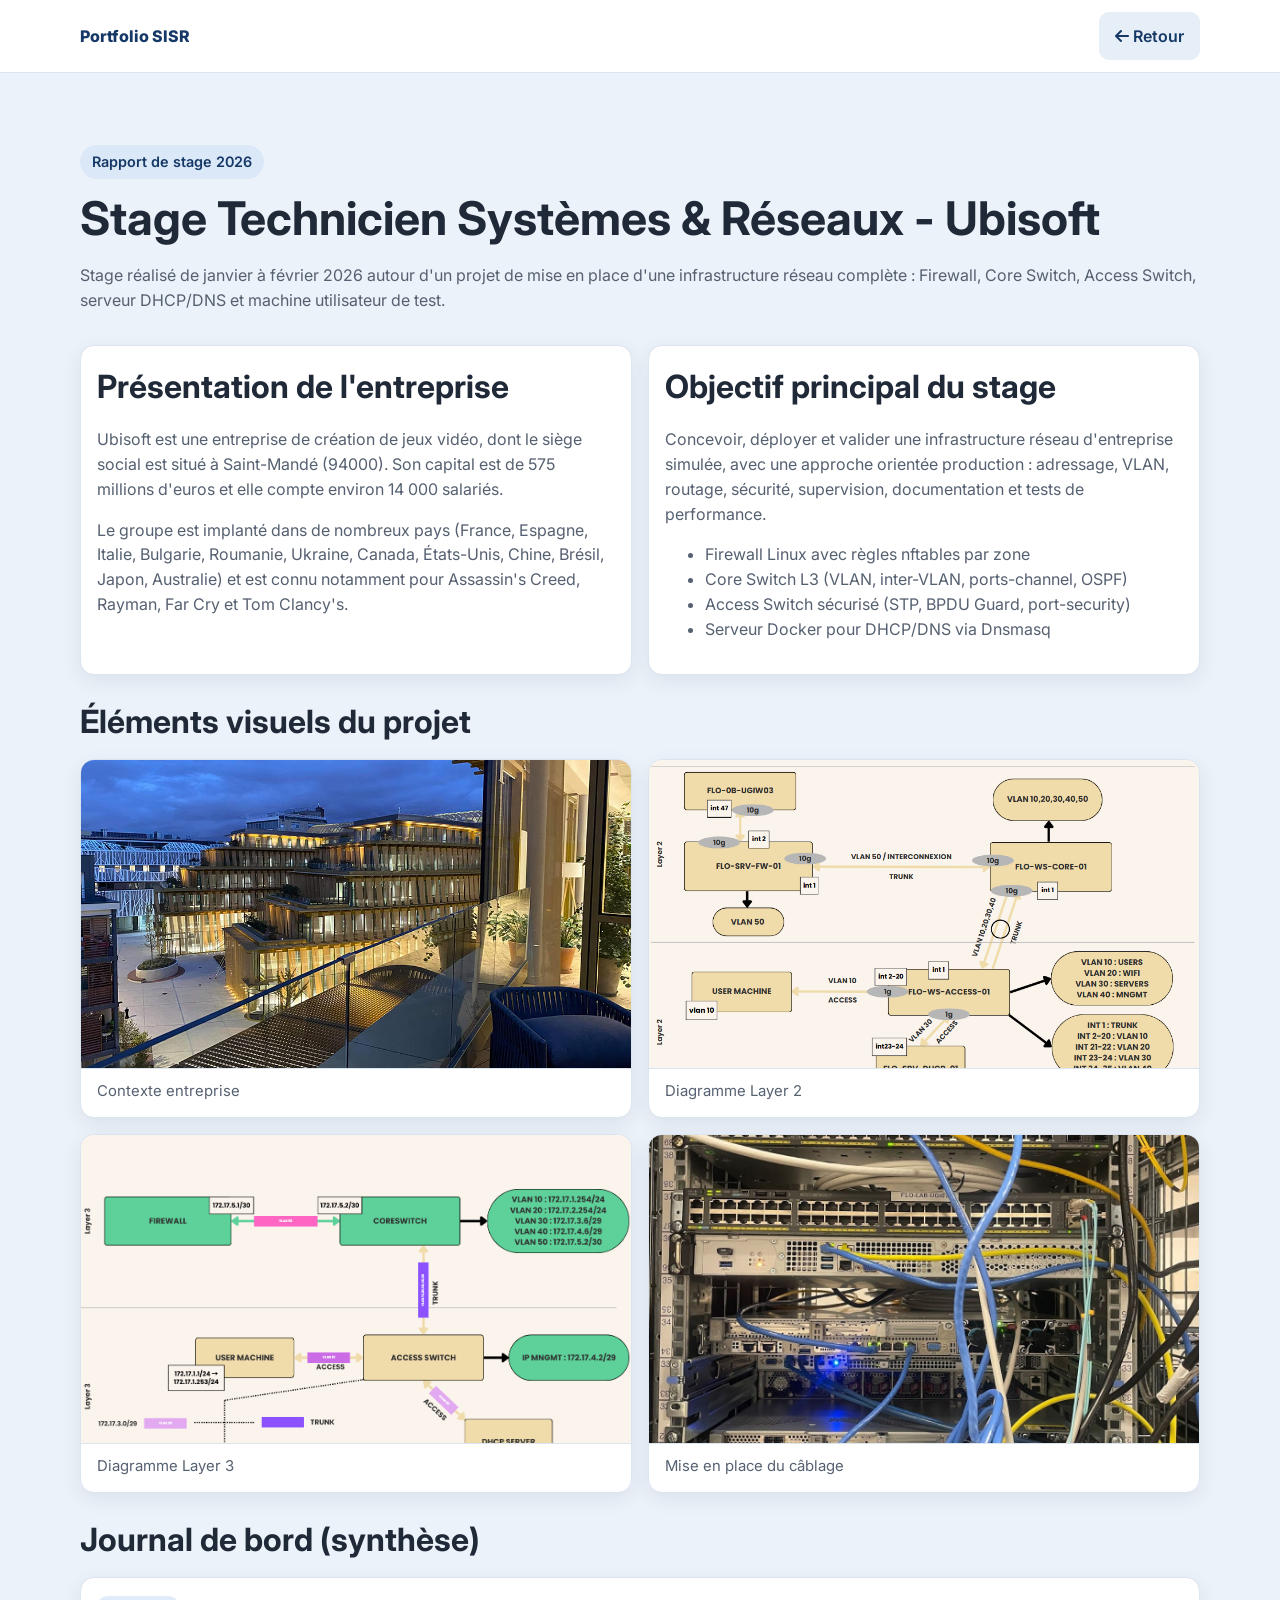
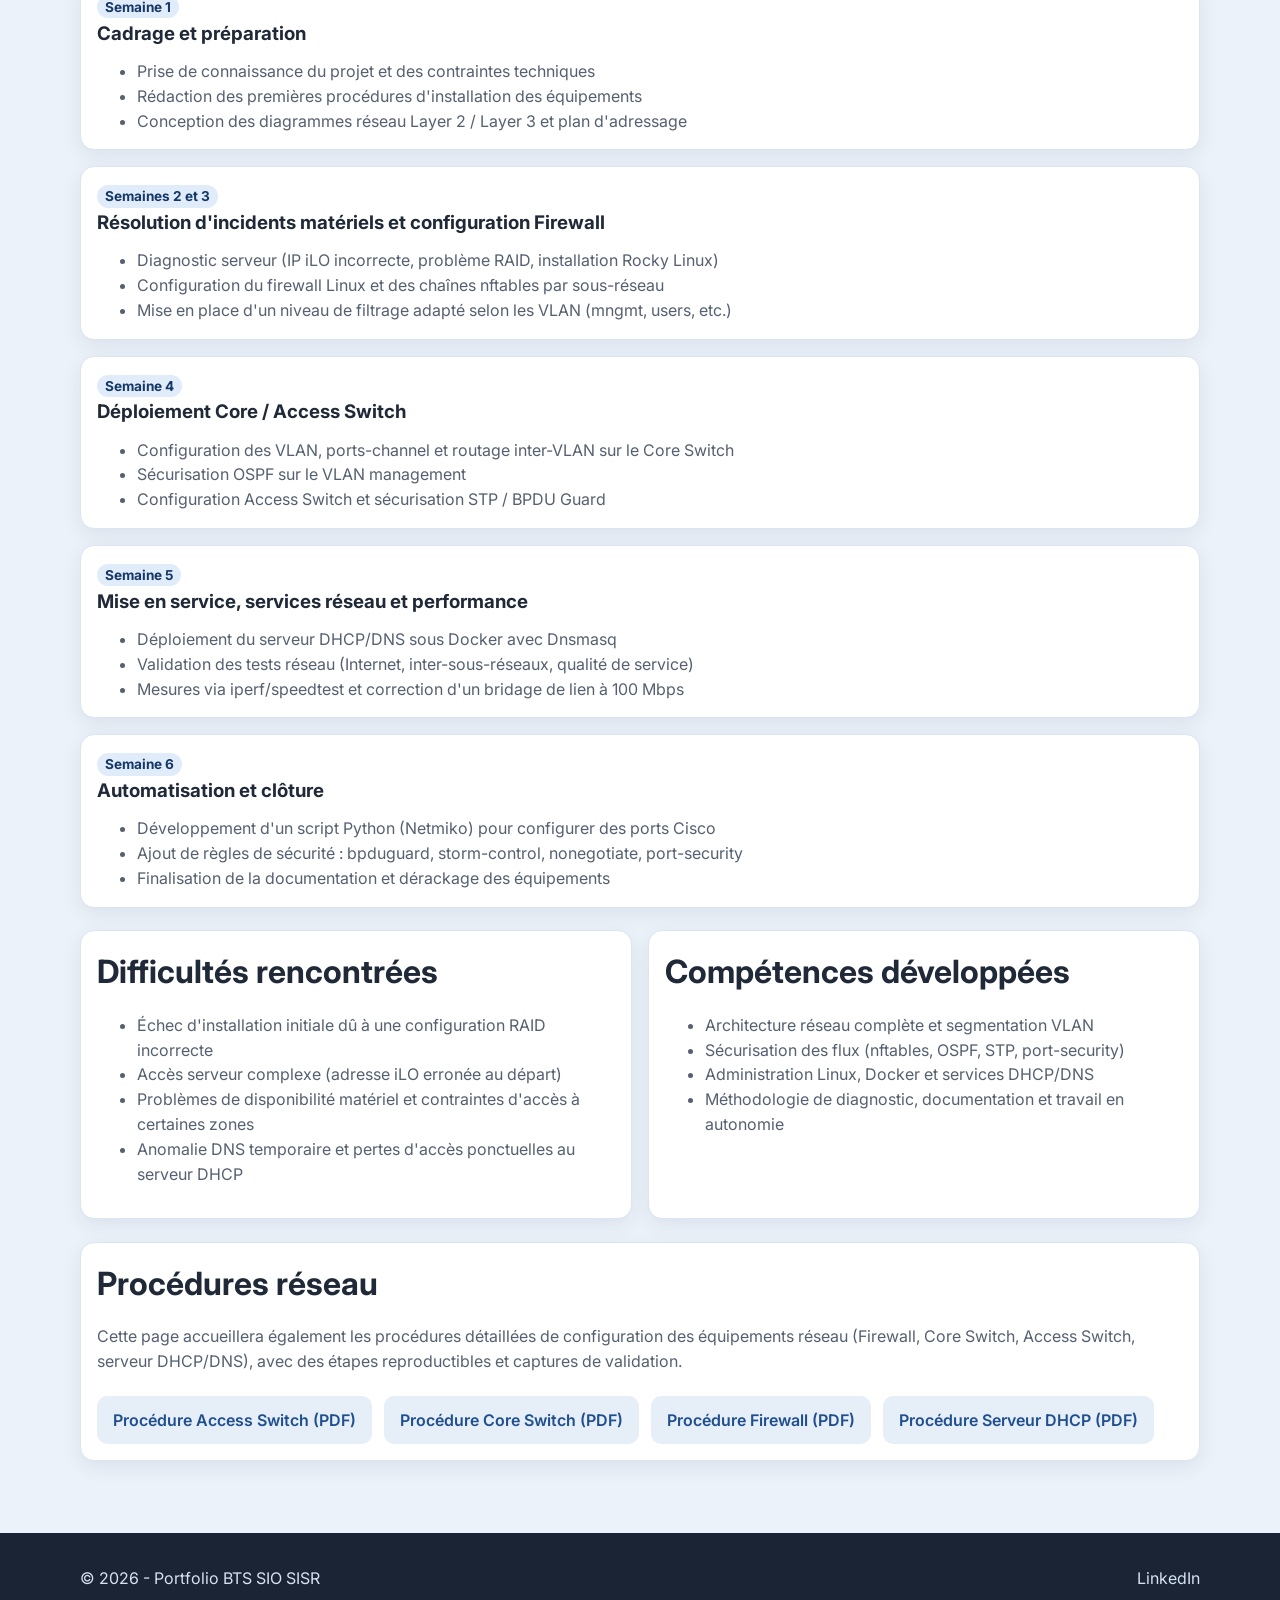
<file: Portfolio 2/experience-stage.html>
<!DOCTYPE html>
<html lang="fr">
  <head>
    <meta charset="UTF-8" />
    <meta name="viewport" content="width=device-width, initial-scale=1.0" />
    <meta name="description" content="Rapport de stage Ubisoft 2026 : infrastructure réseau, journal de bord, difficultés et compétences développées." />
    <title>Rapport de stage | Ubisoft 2026</title>
    <link rel="preconnect" href="https://fonts.googleapis.com" />
    <link rel="preconnect" href="https://fonts.gstatic.com" crossorigin />
    <link
      href="https://fonts.googleapis.com/css2?family=Inter:wght@400;500;600;700;800&display=swap"
      rel="stylesheet"
    />
    <link
      rel="stylesheet"
      href="https://cdnjs.cloudflare.com/ajax/libs/font-awesome/6.7.2/css/all.min.css"
      integrity="sha512-Evv84Mr4kqVGRNSgIGL/F/aIDqQb7xQ2vcrdIwxfjThSH8CSR7PBEakCr51Ck+w+/U6swU2Im1vVX0SVk9ABhg=="
      crossorigin="anonymous"
      referrerpolicy="no-referrer"
    />
    <link rel="stylesheet" href="style.css" />
  </head>
  <body>
    <header class="site-header" id="top">
      <div class="container nav-wrapper">
        <a href="index.html#top" class="brand">Portfolio SISR</a>
        <a class="btn btn-secondary header-back-link" href="index.html#experience">
          <i class="fa-solid fa-arrow-left"></i>&nbsp;Retour
        </a>
      </div>
    </header>

    <main>
      <section class="section section-alt">
        <div class="container">
          <header class="stage-header">
            <p class="badge">Rapport de stage 2026</p>
            <h1>Stage Technicien Systèmes & Réseaux - Ubisoft</h1>
            <p class="section-intro">
              Stage réalisé de janvier à février 2026 autour d'un projet de mise en place d'une
              infrastructure réseau complète : Firewall, Core Switch, Access Switch, serveur DHCP/DNS
              et machine utilisateur de test.
            </p>
          </header>

          <section class="stage-grid stage-grid-2">
            <article class="edu-card stage-card">
              <h2>Présentation de l'entreprise</h2>
              <p>
                Ubisoft est une entreprise de création de jeux vidéo, dont le siège social est situé à
                Saint-Mandé (94000). Son capital est de 575 millions d'euros et elle compte environ
                14 000 salariés.
              </p>
              <p>
                Le groupe est implanté dans de nombreux pays (France, Espagne, Italie, Bulgarie,
                Roumanie, Ukraine, Canada, États-Unis, Chine, Brésil, Japon, Australie) et est connu
                notamment pour Assassin's Creed, Rayman, Far Cry et Tom Clancy's.
              </p>
            </article>

            <article class="edu-card stage-card">
              <h2>Objectif principal du stage</h2>
              <p>
                Concevoir, déployer et valider une infrastructure réseau d'entreprise simulée, avec une
                approche orientée production : adressage, VLAN, routage, sécurité, supervision,
                documentation et tests de performance.
              </p>
              <ul>
                <li>Firewall Linux avec règles nftables par zone</li>
                <li>Core Switch L3 (VLAN, inter-VLAN, ports-channel, OSPF)</li>
                <li>Access Switch sécurisé (STP, BPDU Guard, port-security)</li>
                <li>Serveur Docker pour DHCP/DNS via Dnsmasq</li>
              </ul>
            </article>
          </section>

          <section class="stage-section">
            <h2>Éléments visuels du projet</h2>
            <div class="stage-gallery">
              <figure class="project-card stage-media-card">
                <img src="assets/images/ubisoft.png" alt="Logo Ubisoft" />
                <figcaption>Contexte entreprise</figcaption>
              </figure>
              <figure class="project-card stage-media-card">
                <img src="assets/images/diagramme_layer2.png" alt="Diagramme réseau layer 2" />
                <figcaption>Diagramme Layer 2</figcaption>
              </figure>
              <figure class="project-card stage-media-card">
                <img src="assets/images/diagramme_layer3.png" alt="Diagramme réseau layer 3" />
                <figcaption>Diagramme Layer 3</figcaption>
              </figure>
              <figure class="project-card stage-media-card">
                <img src="assets/images/câblage.jpg" alt="Photo du câblage de l'infrastructure" />
                <figcaption>Mise en place du câblage</figcaption>
              </figure>
            </div>
          </section>

          <section class="stage-section">
            <h2>Journal de bord (synthèse)</h2>
            <div class="timeline">
              <article class="timeline-item">
                <span class="timeline-date">Semaine 1</span>
                <h3>Cadrage et préparation</h3>
                <ul>
                  <li>Prise de connaissance du projet et des contraintes techniques</li>
                  <li>Rédaction des premières procédures d'installation des équipements</li>
                  <li>Conception des diagrammes réseau Layer 2 / Layer 3 et plan d'adressage</li>
                </ul>
              </article>

              <article class="timeline-item">
                <span class="timeline-date">Semaines 2 et 3</span>
                <h3>Résolution d'incidents matériels et configuration Firewall</h3>
                <ul>
                  <li>Diagnostic serveur (IP iLO incorrecte, problème RAID, installation Rocky Linux)</li>
                  <li>Configuration du firewall Linux et des chaînes nftables par sous-réseau</li>
                  <li>Mise en place d'un niveau de filtrage adapté selon les VLAN (mngmt, users, etc.)</li>
                </ul>
              </article>

              <article class="timeline-item">
                <span class="timeline-date">Semaine 4</span>
                <h3>Déploiement Core / Access Switch</h3>
                <ul>
                  <li>Configuration des VLAN, ports-channel et routage inter-VLAN sur le Core Switch</li>
                  <li>Sécurisation OSPF sur le VLAN management</li>
                  <li>Configuration Access Switch et sécurisation STP / BPDU Guard</li>
                </ul>
              </article>

              <article class="timeline-item">
                <span class="timeline-date">Semaine 5</span>
                <h3>Mise en service, services réseau et performance</h3>
                <ul>
                  <li>Déploiement du serveur DHCP/DNS sous Docker avec Dnsmasq</li>
                  <li>Validation des tests réseau (Internet, inter-sous-réseaux, qualité de service)</li>
                  <li>Mesures via iperf/speedtest et correction d'un bridage de lien à 100 Mbps</li>
                </ul>
              </article>

              <article class="timeline-item">
                <span class="timeline-date">Semaine 6</span>
                <h3>Automatisation et clôture</h3>
                <ul>
                  <li>Développement d'un script Python (Netmiko) pour configurer des ports Cisco</li>
                  <li>Ajout de règles de sécurité : bpduguard, storm-control, nonegotiate, port-security</li>
                  <li>Finalisation de la documentation et dérackage des équipements</li>
                </ul>
              </article>
            </div>
          </section>

          <section class="stage-grid stage-grid-2 stage-section">
            <article class="edu-card stage-card">
              <h2>Difficultés rencontrées</h2>
              <ul>
                <li>Échec d'installation initiale dû à une configuration RAID incorrecte</li>
                <li>Accès serveur complexe (adresse iLO erronée au départ)</li>
                <li>Problèmes de disponibilité matériel et contraintes d'accès à certaines zones</li>
                <li>Anomalie DNS temporaire et pertes d'accès ponctuelles au serveur DHCP</li>
              </ul>
            </article>

            <article class="edu-card stage-card">
              <h2>Compétences développées</h2>
              <ul>
                <li>Architecture réseau complète et segmentation VLAN</li>
                <li>Sécurisation des flux (nftables, OSPF, STP, port-security)</li>
                <li>Administration Linux, Docker et services DHCP/DNS</li>
                <li>Méthodologie de diagnostic, documentation et travail en autonomie</li>
              </ul>
            </article>
          </section>

          <section class="stage-section">
            <article class="edu-card stage-card">
              <h2>Procédures réseau</h2>
              <p>
                Cette page accueillera également les procédures détaillées de configuration des
                équipements réseau (Firewall, Core Switch, Access Switch, serveur DHCP/DNS), avec des
                étapes reproductibles et captures de validation.
              </p>
              <div class="hero-cta">
                <a class="btn btn-secondary" href="pdf_conf/Conf_accessswitch.pdf" target="_blank" rel="noopener noreferrer">
                  Procédure Access Switch (PDF)
                </a>
                <a class="btn btn-secondary" href="pdf_conf/Conf_coreswitch.pdf" target="_blank" rel="noopener noreferrer">
                  Procédure Core Switch (PDF)
                </a>
                <a class="btn btn-secondary" href="pdf_conf/Conf_firewall.pdf" target="_blank" rel="noopener noreferrer">
                  Procédure Firewall (PDF)
                </a>
                <a class="btn btn-secondary" href="pdf_conf/Conf_seveur_dhcp.pdf" target="_blank" rel="noopener noreferrer">
                  Procédure Serveur DHCP (PDF)
                </a>
              </div>
            </article>
          </section>
        </div>
      </section>
    </main>

    <footer class="site-footer">
      <div class="container footer-content">
        <p>© 2026 - Portfolio BTS SIO SISR</p>
        <div class="footer-links">
          <a href="https://www.linkedin.com" target="_blank" rel="noopener noreferrer">LinkedIn</a>
        </div>
      </div>
    </footer>

    <script src="script.js"></script>
  </body>
</html>
</file>
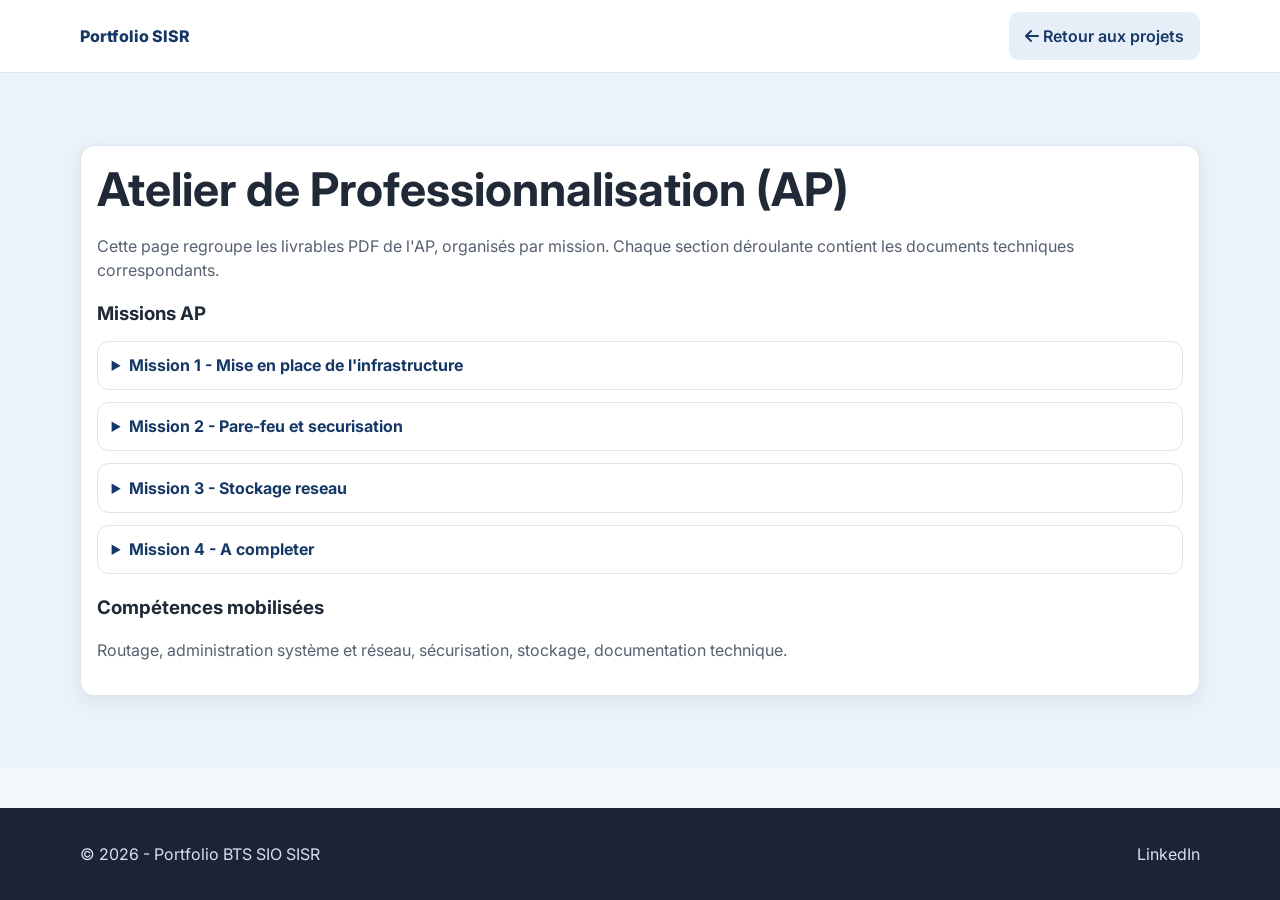
<file: Portfolio 2/projet-ap.html>
<!DOCTYPE html>
<html lang="fr">
  <head>
    <meta charset="UTF-8" />
    <meta name="viewport" content="width=device-width, initial-scale=1.0" />
    <meta name="description" content="Détail projet : Atelier de Professionnalisation (AP) et livrables par mission." />
    <title>Projet | AP</title>
    <link rel="preconnect" href="https://fonts.googleapis.com" />
    <link rel="preconnect" href="https://fonts.gstatic.com" crossorigin />
    <link
      href="https://fonts.googleapis.com/css2?family=Inter:wght@400;500;600;700;800&display=swap"
      rel="stylesheet"
    />
    <link
      rel="stylesheet"
      href="https://cdnjs.cloudflare.com/ajax/libs/font-awesome/6.7.2/css/all.min.css"
      integrity="sha512-Evv84Mr4kqVGRNSgIGL/F/aIDqQb7xQ2vcrdIwxfjThSH8CSR7PBEakCr51Ck+w+/U6swU2Im1vVX0SVk9ABhg=="
      crossorigin="anonymous"
      referrerpolicy="no-referrer"
    />
    <link rel="stylesheet" href="style.css" />
  </head>
  <body>
    <header class="site-header" id="top">
      <div class="container nav-wrapper">
        <a href="index.html#top" class="brand">Portfolio SISR</a>
        <a class="btn btn-secondary header-back-link" href="index.html#projets">
          <i class="fa-solid fa-arrow-left"></i>&nbsp;Retour aux projets
        </a>
      </div>
    </header>

    <main>
      <section class="section section-alt">
        <div class="container">
          <article class="project-card">
            <div class="project-content">
              <h1>Atelier de Professionnalisation (AP)</h1>
              <p>
                Cette page regroupe les livrables PDF de l'AP, organisés par mission. Chaque section
                déroulante contient les documents techniques correspondants.
              </p>

              <h3>Missions AP</h3>
              <div class="ap-missions">
                <details class="ap-mission">
                  <summary>Mission 1 - Mise en place de l'infrastructure</summary>
                  <ul class="ap-links">
                    <li>
                      <a class="btn btn-secondary" href="AP/Mission%201/VTR-Mission-1-Configuration%20du%20routeur.pdf" target="_blank" rel="noopener noreferrer">
                        Configuration du routeur (PDF)
                      </a>
                    </li>
                    <li>
                      <a class="btn btn-secondary" href="AP/Mission%201/VTR-Mission-1-Configuration%20du%20serveur%20AD%20DNS.pdf" target="_blank" rel="noopener noreferrer">
                        Configuration serveur AD DNS (PDF)
                      </a>
                    </li>
                    <li>
                      <a class="btn btn-secondary" href="AP/Mission%201/VTR-Mission-1-Configuration%20du%20serveur%20BDD.pdf" target="_blank" rel="noopener noreferrer">
                        Configuration serveur BDD (PDF)
                      </a>
                    </li>
                    <li>
                      <a class="btn btn-secondary" href="AP/Mission%201/VTR-Mission-1-Configuration%20du%20serveur%20DHCP.pdf" target="_blank" rel="noopener noreferrer">
                        Configuration serveur DHCP (PDF)
                      </a>
                    </li>
                    <li>
                      <a class="btn btn-secondary" href="AP/Mission%201/VTR-Mission-1-Configuration%20du%20switch.pdf" target="_blank" rel="noopener noreferrer">
                        Configuration du switch (PDF)
                      </a>
                    </li>
                  </ul>
                </details>

                <details class="ap-mission">
                  <summary>Mission 2 - Pare-feu et securisation</summary>
                  <ul class="ap-links">
                    <li>
                      <a class="btn btn-secondary" href="AP/Mission%202/VTR-Mission-2-pfSense.pdf" target="_blank" rel="noopener noreferrer">
                        Configuration pfSense (PDF)
                      </a>
                    </li>
                  </ul>
                </details>

                <details class="ap-mission">
                  <summary>Mission 3 - Stockage reseau</summary>
                  <ul class="ap-links">
                    <li>
                      <a class="btn btn-secondary" href="AP/Mission%203/VTR-Mission-3-TrueNas.pdf" target="_blank" rel="noopener noreferrer">
                        Configuration TrueNAS (PDF)
                      </a>
                    </li>
                  </ul>
                </details>

                <details class="ap-mission">
                  <summary>Mission 4 - A completer</summary>
                  <p class="section-intro ap-empty">Aucun PDF n'est encore disponible pour cette mission.</p>
                </details>
              </div>

              <h3>Compétences mobilisées</h3>
              <p>Routage, administration système et réseau, sécurisation, stockage, documentation technique.</p>
            </div>
          </article>
        </div>
      </section>
    </main>

    <footer class="site-footer">
      <div class="container footer-content">
        <p>© 2026 - Portfolio BTS SIO SISR</p>
        <div class="footer-links">
          <a href="https://www.linkedin.com" target="_blank" rel="noopener noreferrer">LinkedIn</a>
        </div>
      </div>
    </footer>

    <script src="script.js"></script>
  </body>
</html>
</file>
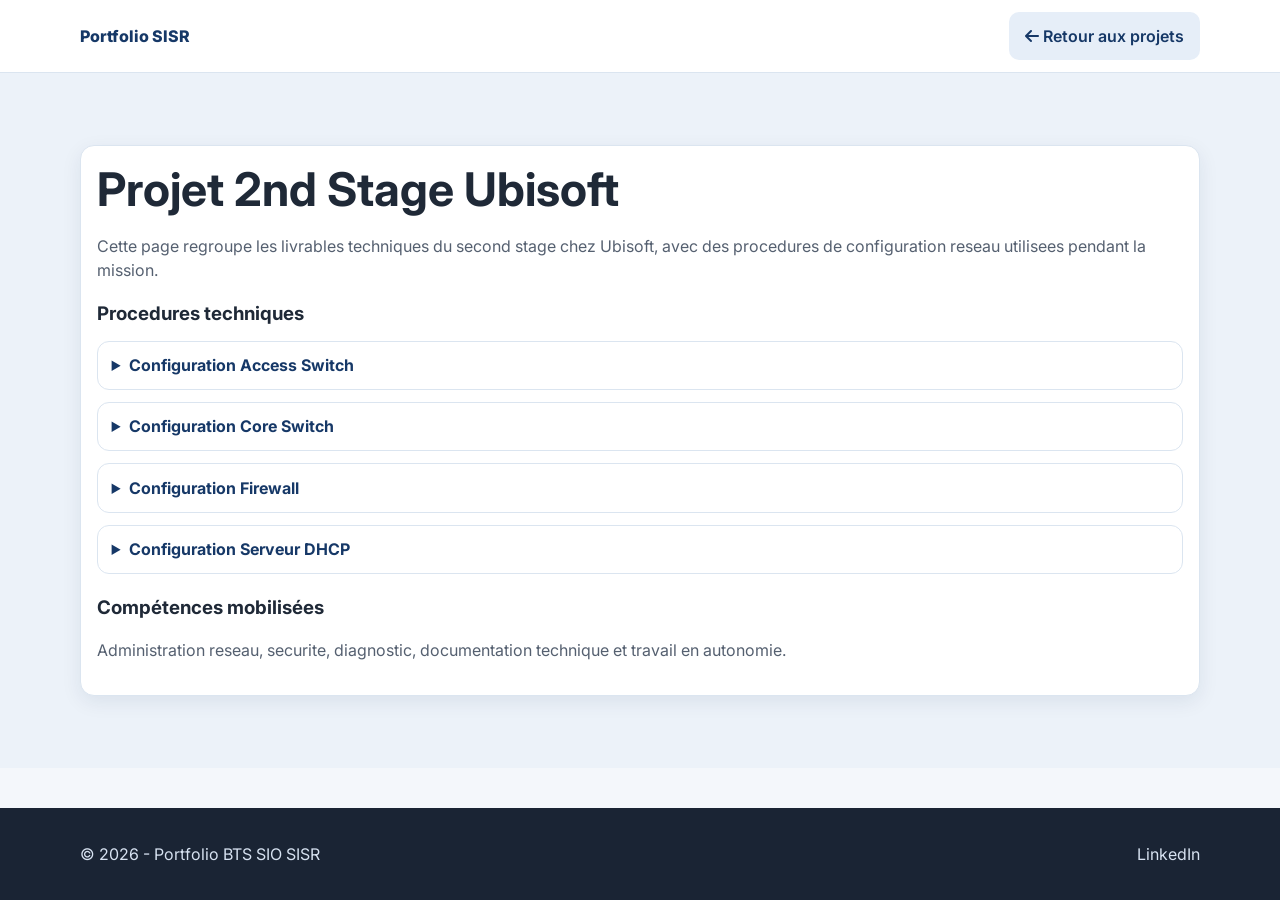
<file: Portfolio 2/projet-infrastructure-reseau.html>
<!DOCTYPE html>
<html lang="fr">
  <head>
    <meta charset="UTF-8" />
    <meta name="viewport" content="width=device-width, initial-scale=1.0" />
    <meta name="description" content="Détail projet : 2nd stage Ubisoft et procedures de configuration reseau." />
    <title>Projet | 2nd Stage Ubisoft</title>
    <link rel="preconnect" href="https://fonts.googleapis.com" />
    <link rel="preconnect" href="https://fonts.gstatic.com" crossorigin />
    <link
      href="https://fonts.googleapis.com/css2?family=Inter:wght@400;500;600;700;800&display=swap"
      rel="stylesheet"
    />
    <link
      rel="stylesheet"
      href="https://cdnjs.cloudflare.com/ajax/libs/font-awesome/6.7.2/css/all.min.css"
      integrity="sha512-Evv84Mr4kqVGRNSgIGL/F/aIDqQb7xQ2vcrdIwxfjThSH8CSR7PBEakCr51Ck+w+/U6swU2Im1vVX0SVk9ABhg=="
      crossorigin="anonymous"
      referrerpolicy="no-referrer"
    />
    <link rel="stylesheet" href="style.css" />
  </head>
  <body>
    <header class="site-header" id="top">
      <div class="container nav-wrapper">
        <a href="index.html#top" class="brand">Portfolio SISR</a>
        <a class="btn btn-secondary header-back-link" href="index.html#projets">
          <i class="fa-solid fa-arrow-left"></i>&nbsp;Retour aux projets
        </a>
      </div>
    </header>

    <main>
      <section class="section section-alt">
        <div class="container">
          <article class="project-card">
            <div class="project-content">
              <h1>Projet 2nd Stage Ubisoft</h1>
              <p>
                Cette page regroupe les livrables techniques du second stage chez Ubisoft, avec des
                procedures de configuration reseau utilisees pendant la mission.
              </p>

              <h3>Procedures techniques</h3>
              <div class="ap-missions">
                <details class="ap-mission">
                  <summary>Configuration Access Switch</summary>
                  <ul class="ap-links">
                    <li>
                      <a class="btn btn-secondary" href="pdf_conf/Conf_accessswitch.pdf" target="_blank" rel="noopener noreferrer">
                        Procedure Access Switch (PDF)
                      </a>
                    </li>
                  </ul>
                </details>

                <details class="ap-mission">
                  <summary>Configuration Core Switch</summary>
                  <ul class="ap-links">
                    <li>
                      <a class="btn btn-secondary" href="pdf_conf/Conf_coreswitch.pdf" target="_blank" rel="noopener noreferrer">
                        Procedure Core Switch (PDF)
                      </a>
                    </li>
                  </ul>
                </details>

                <details class="ap-mission">
                  <summary>Configuration Firewall</summary>
                  <ul class="ap-links">
                    <li>
                      <a class="btn btn-secondary" href="pdf_conf/Conf_firewall.pdf" target="_blank" rel="noopener noreferrer">
                        Procedure Firewall (PDF)
                      </a>
                    </li>
                  </ul>
                </details>

                <details class="ap-mission">
                  <summary>Configuration Serveur DHCP</summary>
                  <ul class="ap-links">
                    <li>
                      <a class="btn btn-secondary" href="pdf_conf/Conf_seveur_dhcp.pdf" target="_blank" rel="noopener noreferrer">
                        Procedure Serveur DHCP (PDF)
                      </a>
                    </li>
                  </ul>
                </details>
              </div>

              <h3>Compétences mobilisées</h3>
              <p>Administration reseau, securite, diagnostic, documentation technique et travail en autonomie.</p>
            </div>
          </article>
        </div>
      </section>
    </main>

    <footer class="site-footer">
      <div class="container footer-content">
        <p>© 2026 - Portfolio BTS SIO SISR</p>
        <div class="footer-links">
          <a href="https://www.linkedin.com" target="_blank" rel="noopener noreferrer">LinkedIn</a>
        </div>
      </div>
    </footer>

    <script src="script.js"></script>
  </body>
</html>
</file>
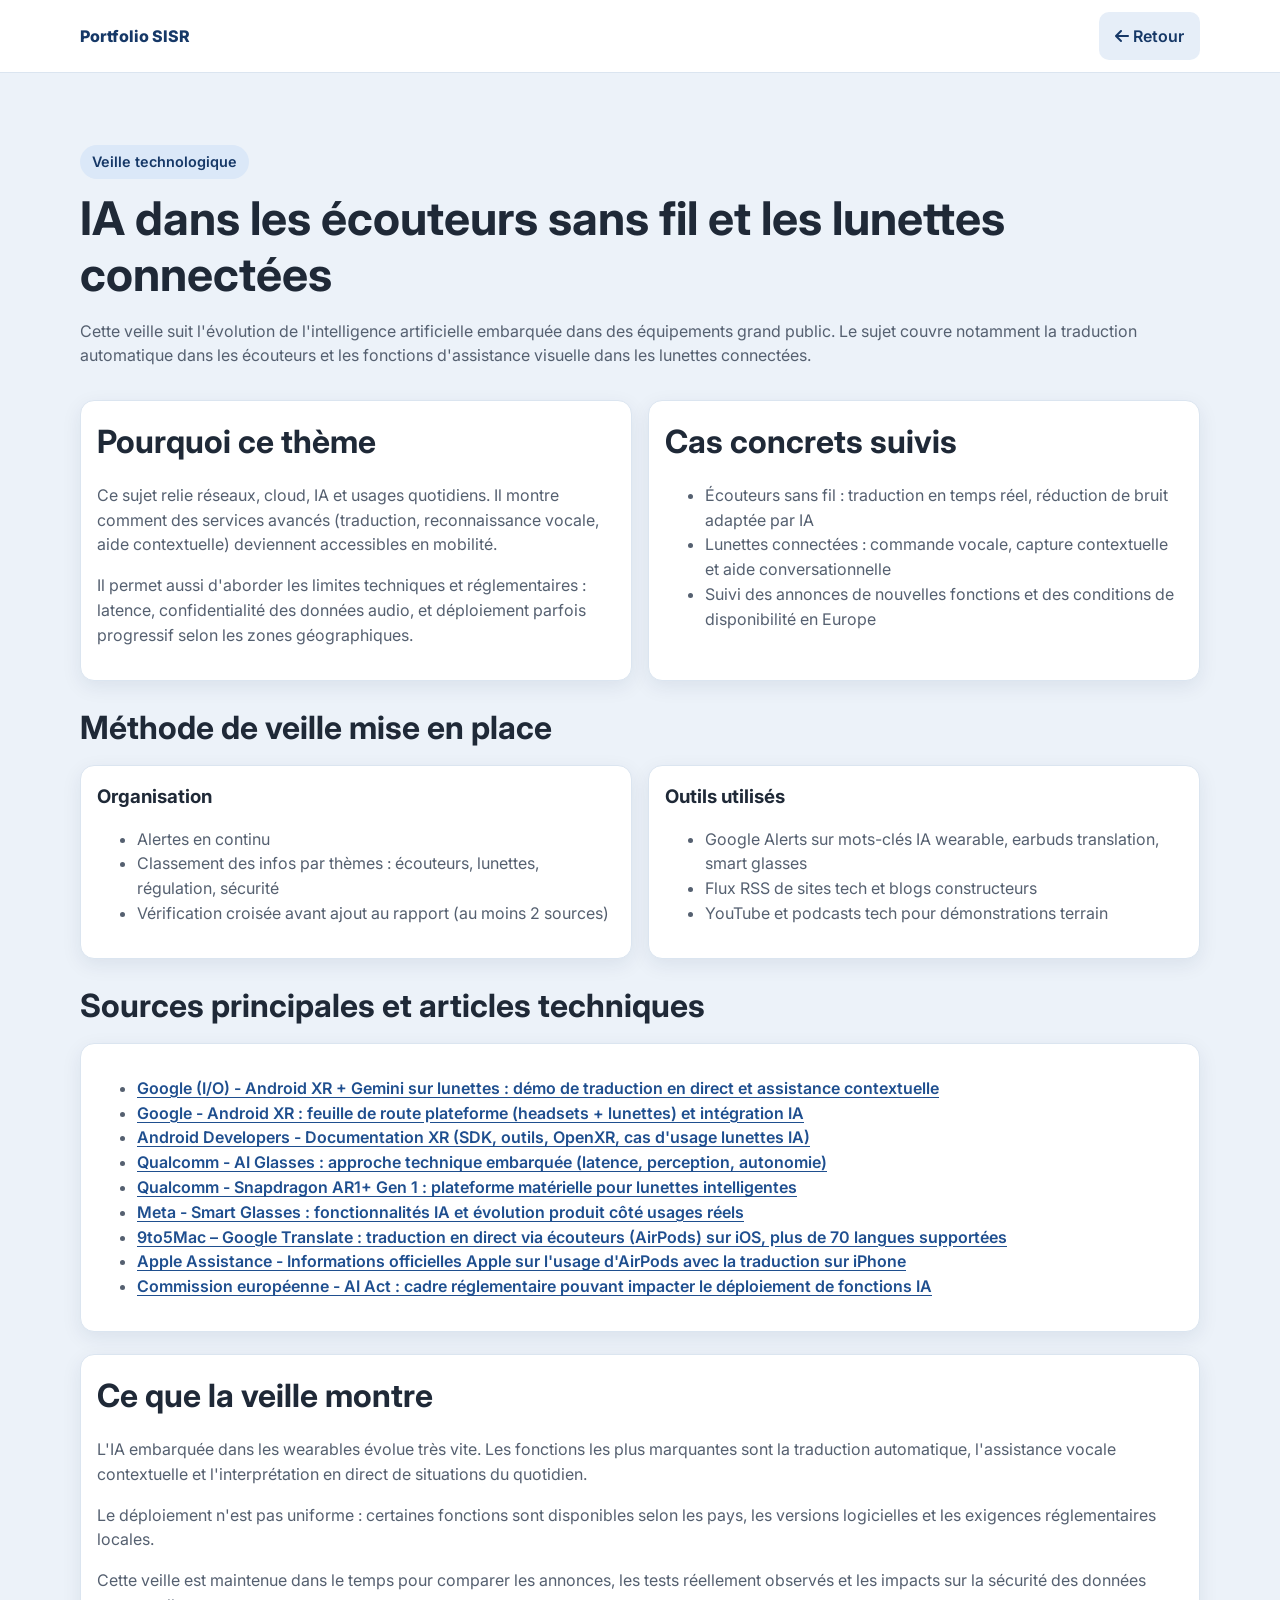
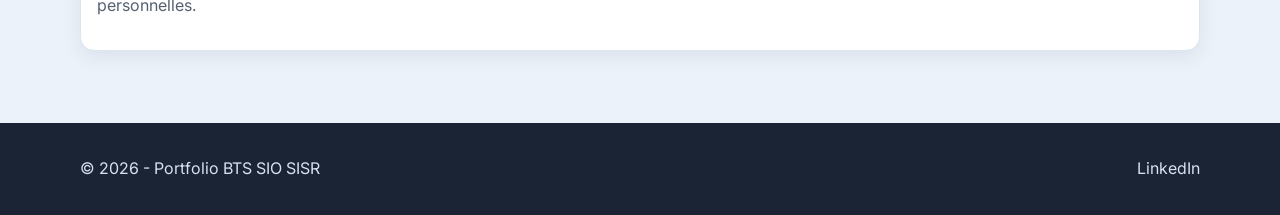
<file: Portfolio 2/veille-techno.html>
<!DOCTYPE html>
<html lang="fr">
  <head>
    <meta charset="UTF-8" />
    <meta name="viewport" content="width=device-width, initial-scale=1.0" />
    <meta
      name="description"
      content="Veille technologique : IA dans les écouteurs sans fil et les lunettes connectées."
    />
    <title>Veille Technologique | IA embarquée</title>
    <link rel="preconnect" href="https://fonts.googleapis.com" />
    <link rel="preconnect" href="https://fonts.gstatic.com" crossorigin />
    <link
      href="https://fonts.googleapis.com/css2?family=Inter:wght@400;500;600;700;800&display=swap"
      rel="stylesheet"
    />
    <link
      rel="stylesheet"
      href="https://cdnjs.cloudflare.com/ajax/libs/font-awesome/6.7.2/css/all.min.css"
      integrity="sha512-Evv84Mr4kqVGRNSgIGL/F/aIDqQb7xQ2vcrdIwxfjThSH8CSR7PBEakCr51Ck+w+/U6swU2Im1vVX0SVk9ABhg=="
      crossorigin="anonymous"
      referrerpolicy="no-referrer"
    />
    <link rel="stylesheet" href="style.css" />
  </head>
  <body>
    <header class="site-header" id="top">
      <div class="container nav-wrapper">
        <a href="index.html#top" class="brand">Portfolio SISR</a>
        <a class="btn btn-secondary header-back-link" href="index.html#veille">
          <i class="fa-solid fa-arrow-left"></i>&nbsp;Retour
        </a>
      </div>
    </header>

    <main>
      <section class="section section-alt">
        <div class="container">
          <header class="stage-header">
            <p class="badge">Veille technologique</p>
            <h1>IA dans les écouteurs sans fil et les lunettes connectées</h1>
            <p class="section-intro">
              Cette veille suit l'évolution de l'intelligence artificielle embarquée dans des équipements
              grand public. Le sujet couvre notamment la traduction automatique dans les écouteurs
              et les fonctions d'assistance visuelle dans les lunettes connectées.
            </p>
          </header>

          <section class="stage-grid stage-grid-2">
            <article class="edu-card stage-card">
              <h2>Pourquoi ce thème</h2>
              <p>
                Ce sujet relie réseaux, cloud, IA et usages quotidiens. Il montre comment des services
                avancés (traduction, reconnaissance vocale, aide contextuelle) deviennent accessibles
                en mobilité.
              </p>
              <p>
                Il permet aussi d'aborder les limites techniques et réglementaires : latence,
                confidentialité des données audio, et déploiement parfois progressif selon les zones géographiques.
              </p>
            </article>

            <article class="edu-card stage-card">
              <h2>Cas concrets suivis</h2>
              <ul>
                <li>Écouteurs sans fil : traduction en temps réel, réduction de bruit adaptée par IA</li>
                <li>Lunettes connectées : commande vocale, capture contextuelle et aide conversationnelle</li>
                <li>Suivi des annonces de nouvelles fonctions et des conditions de disponibilité en Europe</li>
              </ul>
            </article>
          </section>

          <section class="stage-section">
            <h2>Méthode de veille mise en place</h2>
            <div class="stage-grid stage-grid-2">
              <article class="edu-card stage-card">
                <h3>Organisation</h3>
                <ul>
                  <li>Alertes en continu</li>
                  <li>Classement des infos par thèmes : écouteurs, lunettes, régulation, sécurité</li>
                  <li>Vérification croisée avant ajout au rapport (au moins 2 sources)</li>
                </ul>
              </article>

              <article class="edu-card stage-card">
                <h3>Outils utilisés</h3>
                <ul>
                  <li>Google Alerts sur mots-clés IA wearable, earbuds translation, smart glasses</li>
                  <li>Flux RSS de sites tech et blogs constructeurs</li>
                  <li>YouTube et podcasts tech pour démonstrations terrain</li>
                </ul>
              </article>
            </div>
          </section>

          <section class="stage-section">
            <h2>Sources principales et articles techniques</h2>
            <article class="edu-card stage-card">
              <ul>
                <li>
                  <a href="https://blog.google/products/android/android-xr-gemini-glasses-headsets/" target="_blank" rel="noopener noreferrer">
                    Google (I/O) - Android XR + Gemini sur lunettes : démo de traduction en direct et assistance contextuelle
                  </a>
                </li>
                <li>
                  <a href="https://blog.google/products/android/android-xr/" target="_blank" rel="noopener noreferrer">
                    Google - Android XR : feuille de route plateforme (headsets + lunettes) et intégration IA
                  </a>
                </li>
                <li>
                  <a href="https://developer.android.com/xr" target="_blank" rel="noopener noreferrer">
                    Android Developers - Documentation XR (SDK, outils, OpenXR, cas d'usage lunettes IA)
                  </a>
                </li>
                <li>
                  <a href="https://www.qualcomm.com/xr-vr-ar/applications/ai-glasses" target="_blank" rel="noopener noreferrer">
                    Qualcomm - AI Glasses : approche technique embarquée (latence, perception, autonomie)
                  </a>
                </li>
                <li>
                  <a href="https://www.qualcomm.com/xr-vr-ar/products/ar-series/snapdragon-ar1-plus-gen-1-platform" target="_blank" rel="noopener noreferrer">
                    Qualcomm - Snapdragon AR1+ Gen 1 : plateforme matérielle pour lunettes intelligentes
                  </a>
                </li>
                <li>
                  <a href="https://www.meta.com/smart-glasses/" target="_blank" rel="noopener noreferrer">
                    Meta - Smart Glasses : fonctionnalités IA et évolution produit côté usages réels
                  </a>
                </li>
                <li>
                  <a href="https://9to5mac.com/2026/03/26/google-translates-live-headphone-translation-feature-lands-on-ios/" target="_blank" rel="noopener noreferrer">
                    9to5Mac – Google Translate : traduction en direct via écouteurs (AirPods) sur iOS, plus de 70 langues supportées
                  </a>
                </li>
                <li>
                  <a href="https://support.apple.com/fr-fr/123185" target="_blank" rel="noopener noreferrer">
                    Apple Assistance - Informations officielles Apple sur l'usage d'AirPods avec la traduction sur iPhone
                  </a>
                </li>
                <li>
                  <a href="https://digital-strategy.ec.europa.eu/en/policies/regulatory-framework-ai" target="_blank" rel="noopener noreferrer">
                    Commission européenne - AI Act : cadre réglementaire pouvant impacter le déploiement de fonctions IA
                  </a>
                </li>
              </ul>
            </article>
          </section>

          <section class="stage-section">
            <article class="edu-card stage-card">
              <h2>Ce que la veille montre</h2>
              <p>
                L'IA embarquée dans les wearables évolue très vite. Les fonctions les plus marquantes sont
                la traduction automatique, l'assistance vocale contextuelle et l'interprétation en direct
                de situations du quotidien.
              </p>
              <p>
                Le déploiement n'est pas uniforme : certaines fonctions sont disponibles selon les pays,
                les versions logicielles et les exigences réglementaires locales.
              </p>
              <p>
                Cette veille est maintenue dans le temps pour comparer les annonces, les tests réellement
                observés et les impacts sur la sécurité des données personnelles.
              </p>
            </article>
          </section>
        </div>
      </section>
    </main>

    <footer class="site-footer">
      <div class="container footer-content">
        <p>© 2026 - Portfolio BTS SIO SISR</p>
        <div class="footer-links">
          <a href="https://www.linkedin.com" target="_blank" rel="noopener noreferrer">LinkedIn</a>
        </div>
      </div>
    </footer>

    <script src="script.js"></script>
  </body>
</html>
</file>
<file: Portfolio 2/style.css>
:root {
  --bg: #f4f7fb;
  --surface: #ffffff;
  --surface-alt: #ecf2f9;
  --text: #1f2937;
  --muted: #556070;
  --primary: #1f4f8f;
  --primary-strong: #163867;
  --border: #dbe5f0;
  --header-bg: rgba(255, 255, 255, 0.95);
  --nav-hover: #e6eef8;
  --badge-bg: #dbe8f8;
  --timeline-bg: #e1ecfa;
  --footer-bg: #1a2434;
  --footer-text: #d7e2f1;
  --focus: #aac6eb;
  --danger: #b42318;
  --success: #0f766e;
  --card-shadow: 0 6px 20px rgba(17, 40, 73, 0.08);
  --card-shadow-hover: 0 14px 30px rgba(17, 40, 73, 0.16);
  --link: #1f4f8f;
  --link-hover: #163867;
}

html[data-theme="dark"] {
  --bg: #0f1723;
  --surface: #182331;
  --surface-alt: #13202f;
  --text: #ecf2fb;
  --muted: #c5d0de;
  --primary: #6ea6e8;
  --primary-strong: #8fb9ee;
  --border: #2b3d55;
  --header-bg: rgba(24, 35, 49, 0.95);
  --nav-hover: #24384f;
  --badge-bg: #26384d;
  --timeline-bg: #24384f;
  --footer-bg: #0c131d;
  --footer-text: #c7d5ea;
  --focus: #6ea6e8;
  --danger: #ff9083;
  --success: #7fe7d6;
  --card-shadow: 0 6px 20px rgba(0, 0, 0, 0.25);
  --card-shadow-hover: 0 16px 30px rgba(0, 0, 0, 0.35);
  --link: #b8d8ff;
  --link-hover: #dcebff;
}

* {
  box-sizing: border-box;
}

html {
  scroll-behavior: smooth;
}

body {
  margin: 0;
  font-family: "Inter", system-ui, -apple-system, sans-serif;
  color: var(--text);
  background: var(--bg);
  line-height: 1.55;
  min-height: 100vh;
  display: flex;
  flex-direction: column;
}

main {
  flex: 1;
}

img {
  max-width: 100%;
  display: block;
}

.container {
  width: min(1120px, 92%);
  margin: 0 auto;
}

.section {
  padding: 4.5rem 0;
  position: relative;
}

.section-alt {
  background: var(--surface-alt);
}

.section + .section::before {
  content: "";
  position: absolute;
  top: 0;
  left: 50%;
  transform: translateX(-50%);
  width: min(1100px, 90%);
  height: 1px;
  background: linear-gradient(90deg, transparent 0%, var(--border) 50%, transparent 100%);
}

.section-reveal {
  opacity: 0;
  transform: translateY(34px);
  transition: opacity 0.7s ease, transform 0.7s ease;
}

.section-reveal.is-visible {
  opacity: 1;
  transform: translateY(0);
}

h1,
h2,
h3 {
  margin: 0;
}

h1 {
  font-size: clamp(1.9rem, 4vw, 2.9rem);
  line-height: 1.2;
}

h2 {
  font-size: clamp(1.45rem, 3vw, 2rem);
  margin-bottom: 0.75rem;
}

.section-intro {
  color: var(--muted);
  margin-bottom: 2rem;
}

.site-header {
  position: sticky;
  top: 0;
  z-index: 20;
  background: var(--header-bg);
  backdrop-filter: blur(8px);
  border-bottom: 1px solid var(--border);
}

.nav-wrapper {
  display: flex;
  align-items: center;
  justify-content: space-between;
  gap: 1rem;
  min-height: 72px;
}

.nav-actions {
  margin-left: 0;
  margin-right: 0;
  display: flex;
  align-items: center;
  gap: 0.6rem;
}

.theme-toggle {
  border: 1px solid var(--border);
  background: var(--surface);
  color: var(--primary-strong);
  width: 40px;
  height: 40px;
  border-radius: 999px;
  cursor: pointer;
  display: inline-flex;
  align-items: center;
  justify-content: center;
}

.theme-toggle:hover {
  background: var(--nav-hover);
}

.header-back-link {
  margin-left: auto;
  white-space: nowrap;
  padding: 0.55rem 0.9rem;
}

.brand {
  text-decoration: none;
  color: var(--primary-strong);
  font-weight: 800;
}

.side-nav {
  position: fixed;
  left: 2rem;
  top: 50%;
  transform: translateY(-50%);
  z-index: 30;
  display: flex;
  flex-direction: column;
  gap: 1rem;
}

.side-nav a {
  min-width: 180px;
  color: var(--primary-strong);
  text-decoration: none;
  display: inline-flex;
  align-items: center;
  gap: 0.45rem;
  padding: 0;
  font-size: 1.08rem;
  font-weight: 600;
  line-height: 1.2;
  opacity: 0.82;
  transition: transform 0.2s ease, opacity 0.2s ease, color 0.2s ease;
}

.side-nav a::before {
  content: "•";
  font-size: 1.1em;
  line-height: 1;
}

.side-nav a:hover,
.side-nav a:focus-visible {
  color: var(--primary);
  opacity: 1;
  transform: translateX(4px);
  text-decoration: underline;
  text-underline-offset: 4px;
}

.badge {
  width: fit-content;
  margin: 0 0 0.8rem;
  padding: 0.35rem 0.75rem;
  border-radius: 999px;
  background: var(--badge-bg);
  color: var(--primary-strong);
  font-size: 0.9rem;
  font-weight: 600;
}

.lead {
  font-size: 1.05rem;
  color: var(--muted);
  max-width: 60ch;
}

.hero-grid {
  display: grid;
  grid-template-columns: 1.3fr 1fr;
  gap: 1.75rem;
  align-items: center;
}

.hero-cta {
  display: flex;
  flex-wrap: wrap;
  gap: 0.75rem;
  margin-top: 1.4rem;
}

.btn {
  display: inline-flex;
  align-items: center;
  justify-content: center;
  text-decoration: none;
  border: 0;
  border-radius: 10px;
  cursor: pointer;
  font-weight: 600;
  padding: 0.7rem 1rem;
  transition: 0.2s ease;
}

.btn-primary {
  background: var(--primary);
  color: #fff;
}

.btn-primary:hover {
  background: var(--primary-strong);
}

.btn-secondary {
  background: var(--nav-hover);
  color: var(--primary-strong);
}

.btn-secondary:hover {
  filter: brightness(0.96);
}

.btn-text {
  background: transparent;
  color: var(--primary);
  padding-inline: 0;
}

.profile-card {
  background: var(--surface);
  border: 1px solid var(--border);
  border-radius: 18px;
  padding: 1rem;
}

.profile-card img {
  border-radius: 14px;
}

.profile-card h2 {
  font-size: 1.25rem;
  margin: 0.75rem 0;
}

.profile-card ul {
  margin: 0;
  padding-left: 1.1rem;
  color: var(--muted);
}

.skills-grid {
  display: grid;
  grid-template-columns: repeat(3, minmax(0, 1fr));
  gap: 1rem;
}

.skill-card,
.project-card,
.edu-card,
.timeline-item,
.contact-form {
  background: var(--surface);
  border: 1px solid var(--border);
  border-radius: 14px;
  padding: 1rem;
  box-shadow: var(--card-shadow);
  transition: transform 0.2s ease, box-shadow 0.2s ease, border-color 0.2s ease;
}

.skill-card:hover,
.project-card:hover,
.edu-card:hover,
.timeline-item:hover {
  transform: translateY(-6px);
  box-shadow: var(--card-shadow-hover);
  border-color: var(--primary);
}

.skill-card i {
  font-size: 1.35rem;
  color: var(--primary);
}

.skill-card h3 {
  margin: 0.55rem 0;
  font-size: 1.05rem;
}

.skill-card p {
  margin: 0;
  color: var(--muted);
}

.projects-grid {
  display: grid;
  grid-template-columns: repeat(3, minmax(0, 1fr));
  gap: 1rem;
}

.project-card {
  display: block;
  text-decoration: none;
  color: inherit;
  padding: 0;
  overflow: hidden;
}

.project-card img {
  aspect-ratio: 16/9;
  object-fit: cover;
  border-bottom: 1px solid var(--border);
}

.project-content {
  padding: 1rem;
}

.project-content p {
  color: var(--muted);
}

.project-card .btn-text {
  font-weight: 700;
}

.timeline {
  display: grid;
  gap: 1rem;
}

.timeline-link {
  text-decoration: none;
  color: inherit;
  display: block;
}

.timeline-date {
  font-size: 0.85rem;
  font-weight: 700;
  color: var(--primary-strong);
  background: var(--timeline-bg);
  padding: 0.2rem 0.5rem;
  border-radius: 999px;
}

.timeline-place {
  margin: 0.35rem 0;
  color: var(--muted);
  font-weight: 600;
}

.timeline-item ul {
  margin: 0.7rem 0 0;
  color: var(--muted);
}

.stage-header {
  margin-bottom: 1.4rem;
}

.stage-header h1 {
  margin-bottom: 0.6rem;
}

.stage-grid {
  display: grid;
  gap: 1rem;
}

.stage-grid-2 {
  grid-template-columns: repeat(2, minmax(0, 1fr));
}

.stage-section {
  margin-top: 1.4rem;
}

.stage-card {
  height: 100%;
}

.stage-card a {
  color: var(--link);
  font-weight: 600;
  text-underline-offset: 3px;
}

.stage-card a:hover,
.stage-card a:focus-visible {
  color: var(--link-hover);
}

.ap-missions {
  display: grid;
  gap: 0.75rem;
  margin: 0.8rem 0 1.2rem;
}

.ap-mission {
  border: 1px solid var(--border);
  border-radius: 12px;
  background: var(--surface);
  padding: 0.7rem 0.85rem;
}

.ap-mission summary {
  cursor: pointer;
  font-weight: 700;
  color: var(--primary-strong);
}

.ap-links {
  list-style: none;
  padding: 0;
  margin: 0.85rem 0 0;
  display: grid;
  gap: 0.55rem;
}

.ap-empty {
  margin: 0.75rem 0 0;
}

.stage-gallery {
  display: grid;
  grid-template-columns: repeat(2, minmax(0, 1fr));
  gap: 1rem;
}

.stage-media-card {
  margin: 0;
  padding: 0;
  overflow: hidden;
}

.stage-media-card img {
  width: 100%;
  aspect-ratio: 16/9;
  object-fit: cover;
  border-bottom: 1px solid var(--border);
}

.stage-media-card figcaption {
  padding: 0.7rem 1rem 0.85rem;
  color: var(--muted);
  font-size: 0.93rem;
}

.edu-grid,
.contact-grid {
  display: grid;
  grid-template-columns: repeat(2, minmax(0, 1fr));
  gap: 1rem;
}

.edu-grid-single {
  grid-template-columns: 1fr;
}

.edu-card p,
.edu-card ul {
  color: var(--muted);
}

.contact-form {
  display: grid;
  gap: 0.5rem;
}

.contact-form input,
.contact-form textarea {
  border: 1px solid var(--border);
  border-radius: 10px;
  padding: 0.7rem 0.8rem;
  font: inherit;
  color: var(--text);
  background: var(--surface);
}

.contact-form input:focus,
.contact-form textarea:focus {
  outline: 2px solid var(--focus);
  border-color: var(--primary);
}

.form-feedback {
  min-height: 1.25rem;
  margin: 0;
  font-size: 0.93rem;
}

.social-links {
  display: flex;
  flex-direction: column;
  gap: 0.55rem;
}

.social-links a {
  color: var(--primary-strong);
  text-decoration: none;
  font-weight: 600;
}

.site-footer {
  background: var(--footer-bg);
  color: var(--footer-text);
  padding: 1.1rem 0;
}

.footer-content {
  display: flex;
  justify-content: space-between;
  align-items: center;
  gap: 1rem;
}

.footer-links {
  display: flex;
  gap: 0.85rem;
}

.footer-links a {
  color: var(--footer-text);
  text-decoration: none;
}

.modal {
  width: min(820px, 95%);
  border: 0;
  border-radius: 14px;
  padding: 0;
  background: transparent;
}

.modal::backdrop {
  background: rgba(11, 18, 34, 0.68);
}

.modal-content {
  position: relative;
  border: 1px solid var(--border);
  border-radius: 14px;
  overflow: hidden;
  background: var(--surface);
  padding: 1rem;
}

.modal-content img {
  border-radius: 10px;
  margin-bottom: 0.9rem;
}

.modal-close {
  position: absolute;
  top: 0.45rem;
  right: 0.6rem;
  border: 0;
  background: var(--nav-hover);
  width: 34px;
  height: 34px;
  border-radius: 999px;
  font-size: 1.2rem;
  cursor: pointer;
}

.legal-content p {
  color: var(--muted);
}

/* ── E5 Table ── */
.e5-info-grid {
  background: var(--surface);
  border: 1px solid var(--border);
  border-radius: 12px;
  padding: 1rem 1.2rem;
  margin-bottom: 1.5rem;
}

.e5-info-row {
  display: flex;
  flex-wrap: wrap;
  gap: 0.4rem 1rem;
  padding: 0.4rem 0;
  border-bottom: 1px solid var(--border);
}

.e5-info-row:last-child {
  border-bottom: none;
}

.e5-info-label {
  font-weight: 700;
  color: var(--text);
  white-space: nowrap;
}

.e5-info-value {
  color: var(--muted);
  font-weight: 500;
}

.e5-info-wide {
  flex: 1;
}

.e5-container {
  width: min(1600px, 96%);
}

.e5-table-wrapper {
  margin-top: 1rem;
}

.e5-table {
  width: 100%;
  border-collapse: collapse;
  font-size: 0.92rem;
  background: var(--surface);
  border: 1px solid var(--border);
  border-radius: 12px;
  overflow: hidden;
}

.e5-table thead {
  background: var(--badge-bg);
}

.e5-table th,
.e5-table td {
  padding: 0.75rem 0.85rem;
  border: 1px solid var(--border);
  text-align: left;
  vertical-align: top;
}

.e5-group-header {
  text-align: center;
  font-size: 0.88rem;
  color: var(--primary-strong);
}

.e5-col-situation {
  min-width: 280px;
}

.e5-col-periode {
  min-width: 110px;
  text-align: center;
}

.e5-periode-cell {
  text-align: center;
  font-size: 0.85rem;
  color: var(--muted);
  white-space: nowrap;
}

.e5-col-comp {
  min-width: 130px;
  font-size: 0.82rem;
  font-weight: 600;
  color: var(--primary-strong);
  text-align: center;
  cursor: help;
}

.e5-tooltip-wrap {
  position: relative;
}

.e5-tooltip {
  display: none;
  position: absolute;
  top: 100%;
  left: 50%;
  transform: translateX(-50%);
  min-width: 260px;
  max-width: 340px;
  padding: 0.7rem 0.9rem;
  background: var(--surface);
  color: var(--text);
  border: 1px solid var(--border);
  border-radius: 10px;
  box-shadow: var(--card-shadow-hover);
  font-size: 0.8rem;
  font-weight: 400;
  text-align: left;
  white-space: pre-line;
  line-height: 1.5;
  z-index: 50;
  pointer-events: none;
}

.e5-tooltip-wrap:hover .e5-tooltip {
  display: block;
}

.e5-table tbody tr {
  transition: background 0.15s ease;
}

.e5-table tbody tr:hover {
  background: var(--surface-alt);
}

.e5-check {
  text-align: center;
  vertical-align: middle;
  color: var(--success);
  font-size: 1.1rem;
}

.e5-desc {
  display: block;
  font-size: 0.85rem;
  color: var(--muted);
  margin-top: 0.3rem;
  line-height: 1.4;
}

.e5-sub {
  font-weight: 400;
  font-size: 0.78rem;
  color: var(--muted);
}

@media (max-width: 980px) {
  .hero-grid,
  .skills-grid,
  .projects-grid,
  .edu-grid,
  .contact-grid,
  .stage-grid-2,
  .stage-gallery {
    grid-template-columns: 1fr 1fr;
  }

  .skills-grid article:last-child,
  .projects-grid article:last-child {
    grid-column: span 2;
  }
}

@media (max-width: 760px) {
  .side-nav {
    display: none;
  }

  .hero-grid,
  .skills-grid,
  .projects-grid,
  .edu-grid,
  .contact-grid,
  .stage-grid-2,
  .stage-gallery,
  .skills-grid article:last-child,
  .projects-grid article:last-child {
    grid-template-columns: 1fr;
    grid-column: auto;
  }

  .section {
    padding: 3.5rem 0;
  }

  .footer-content {
    flex-direction: column;
    align-items: flex-start;
  }
}
</file>
